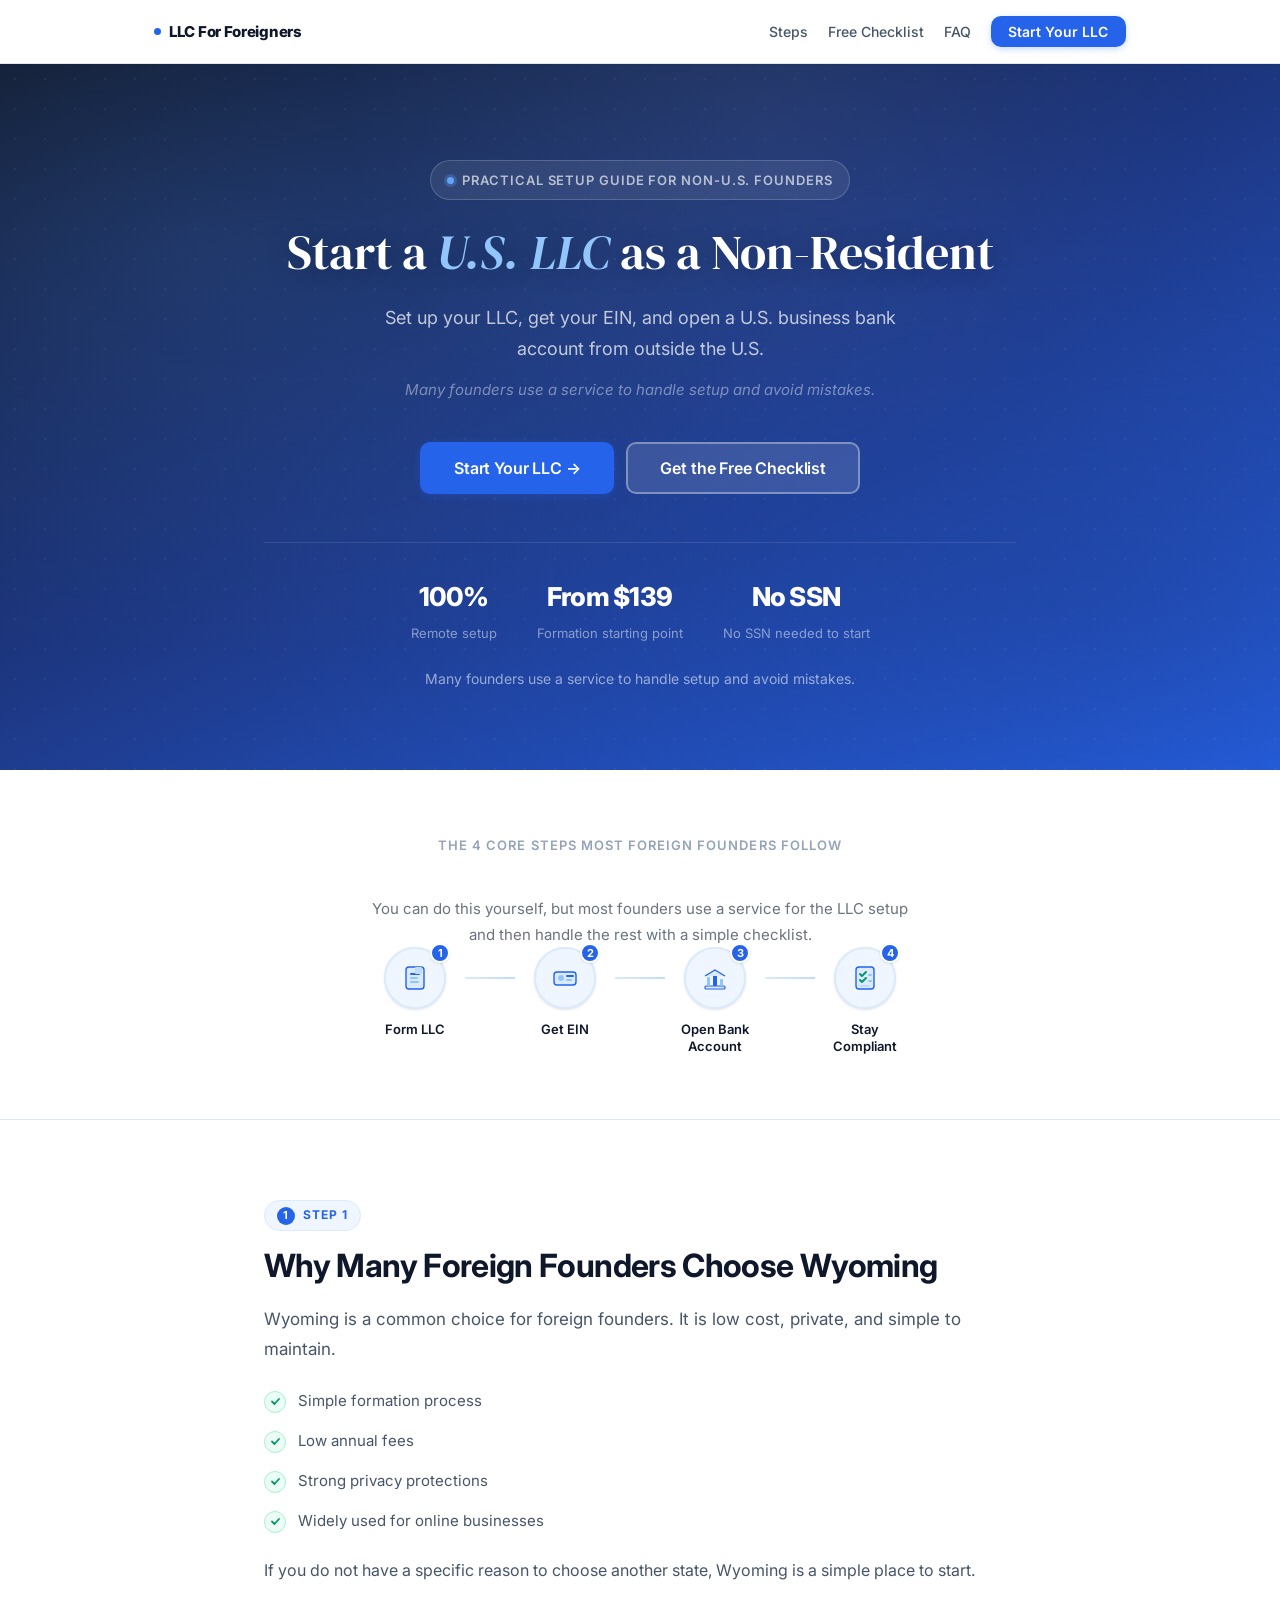
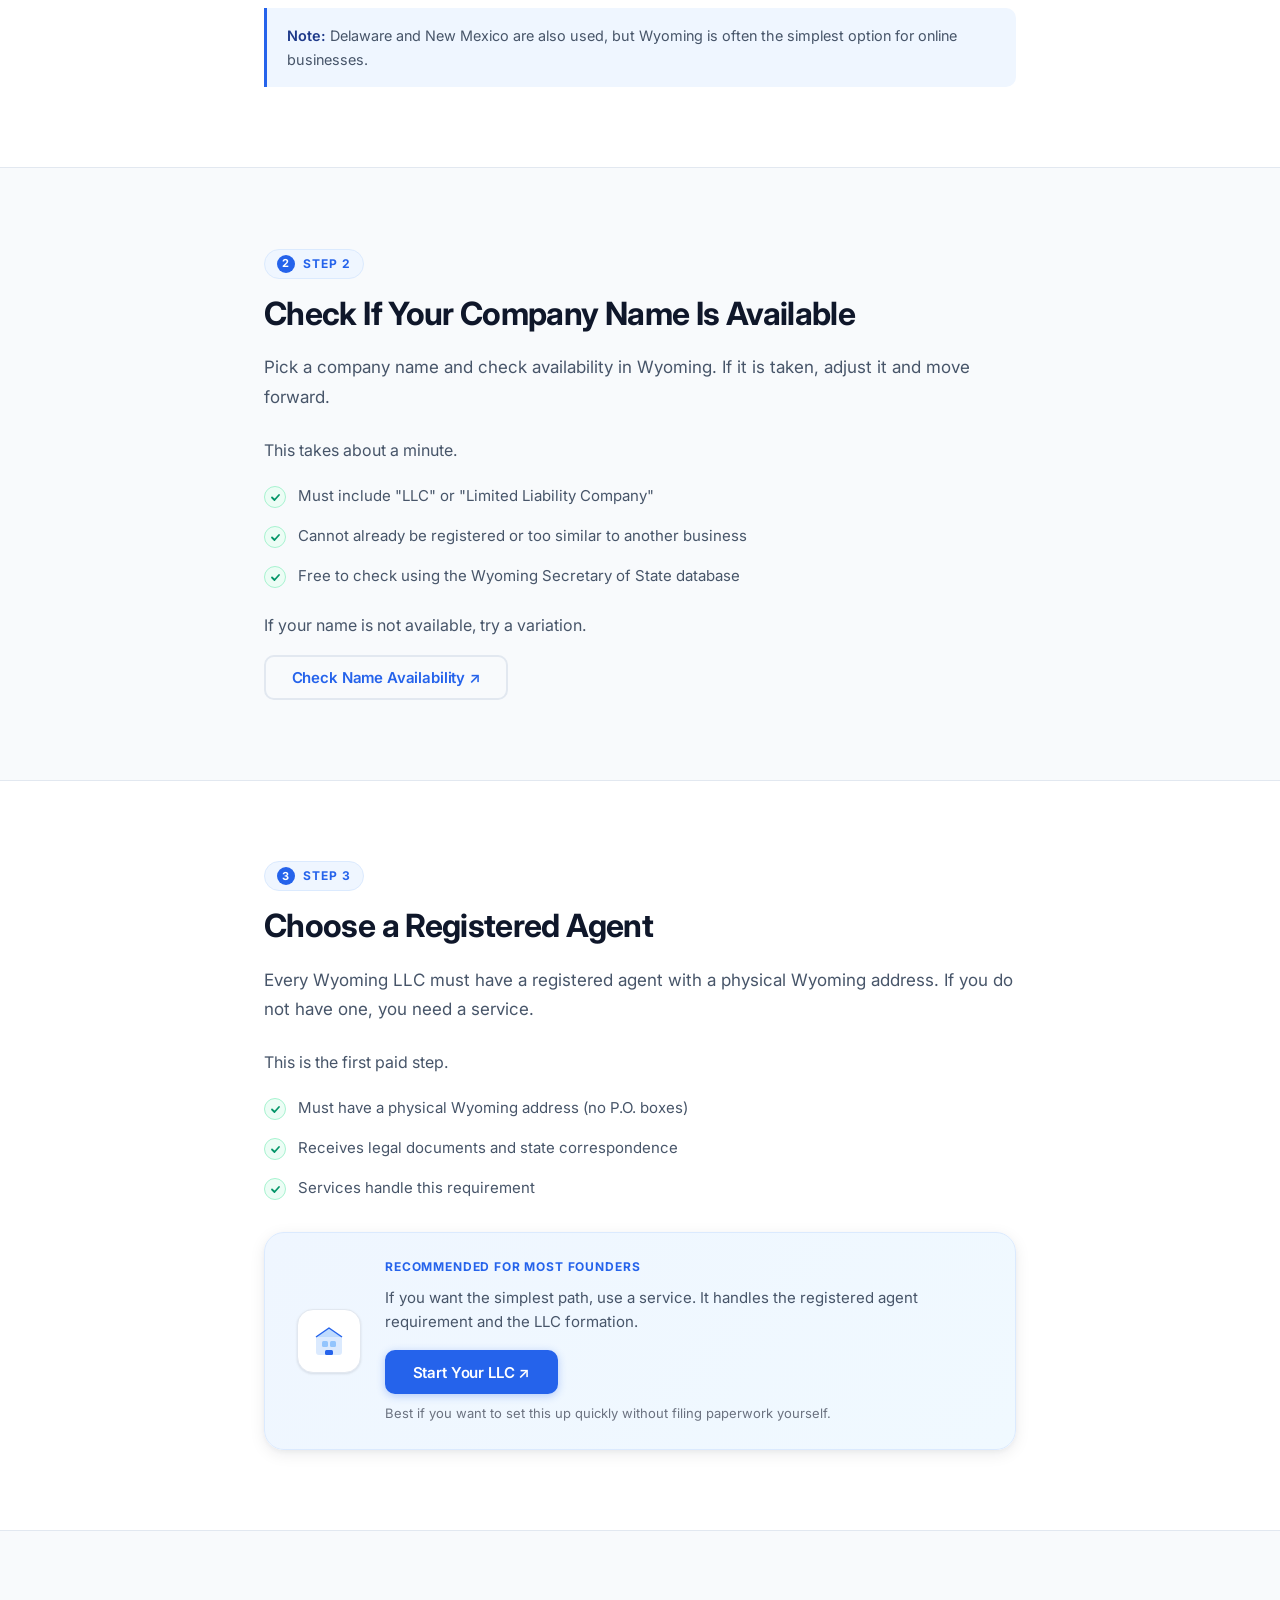
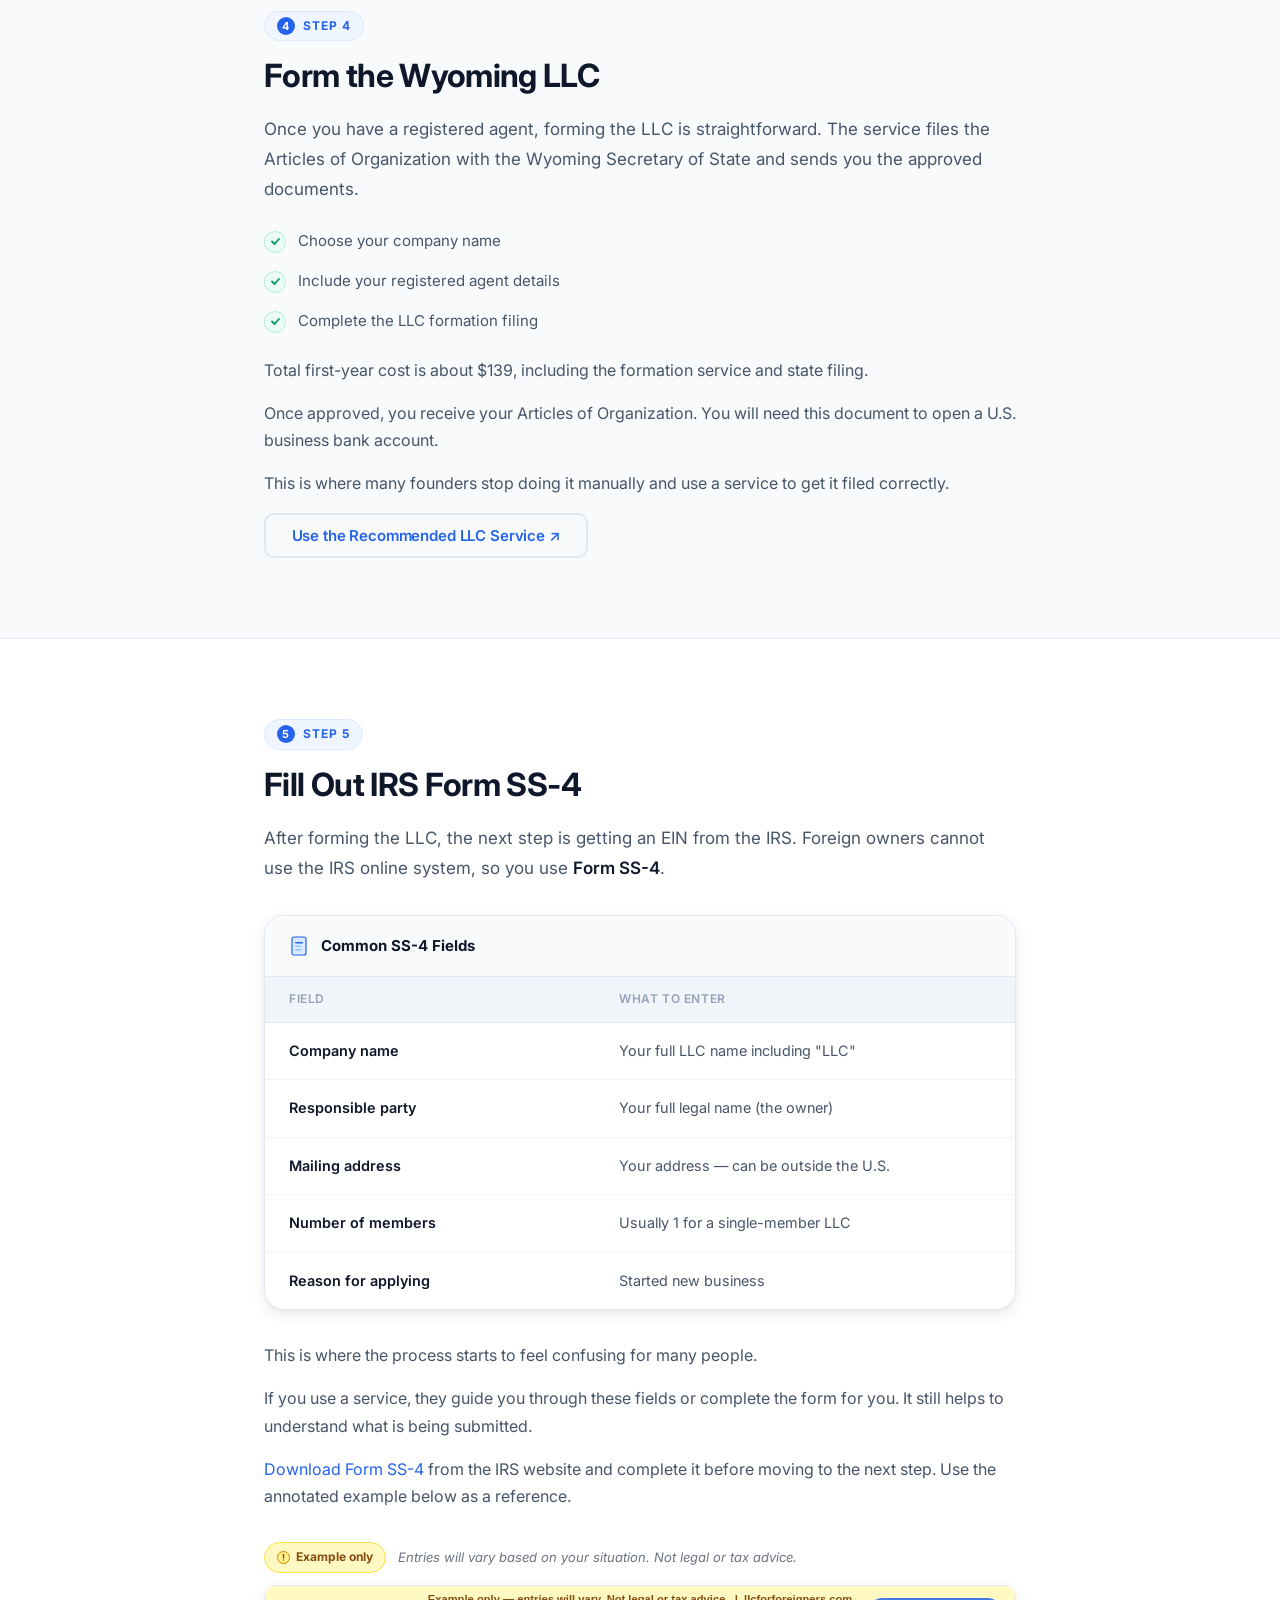
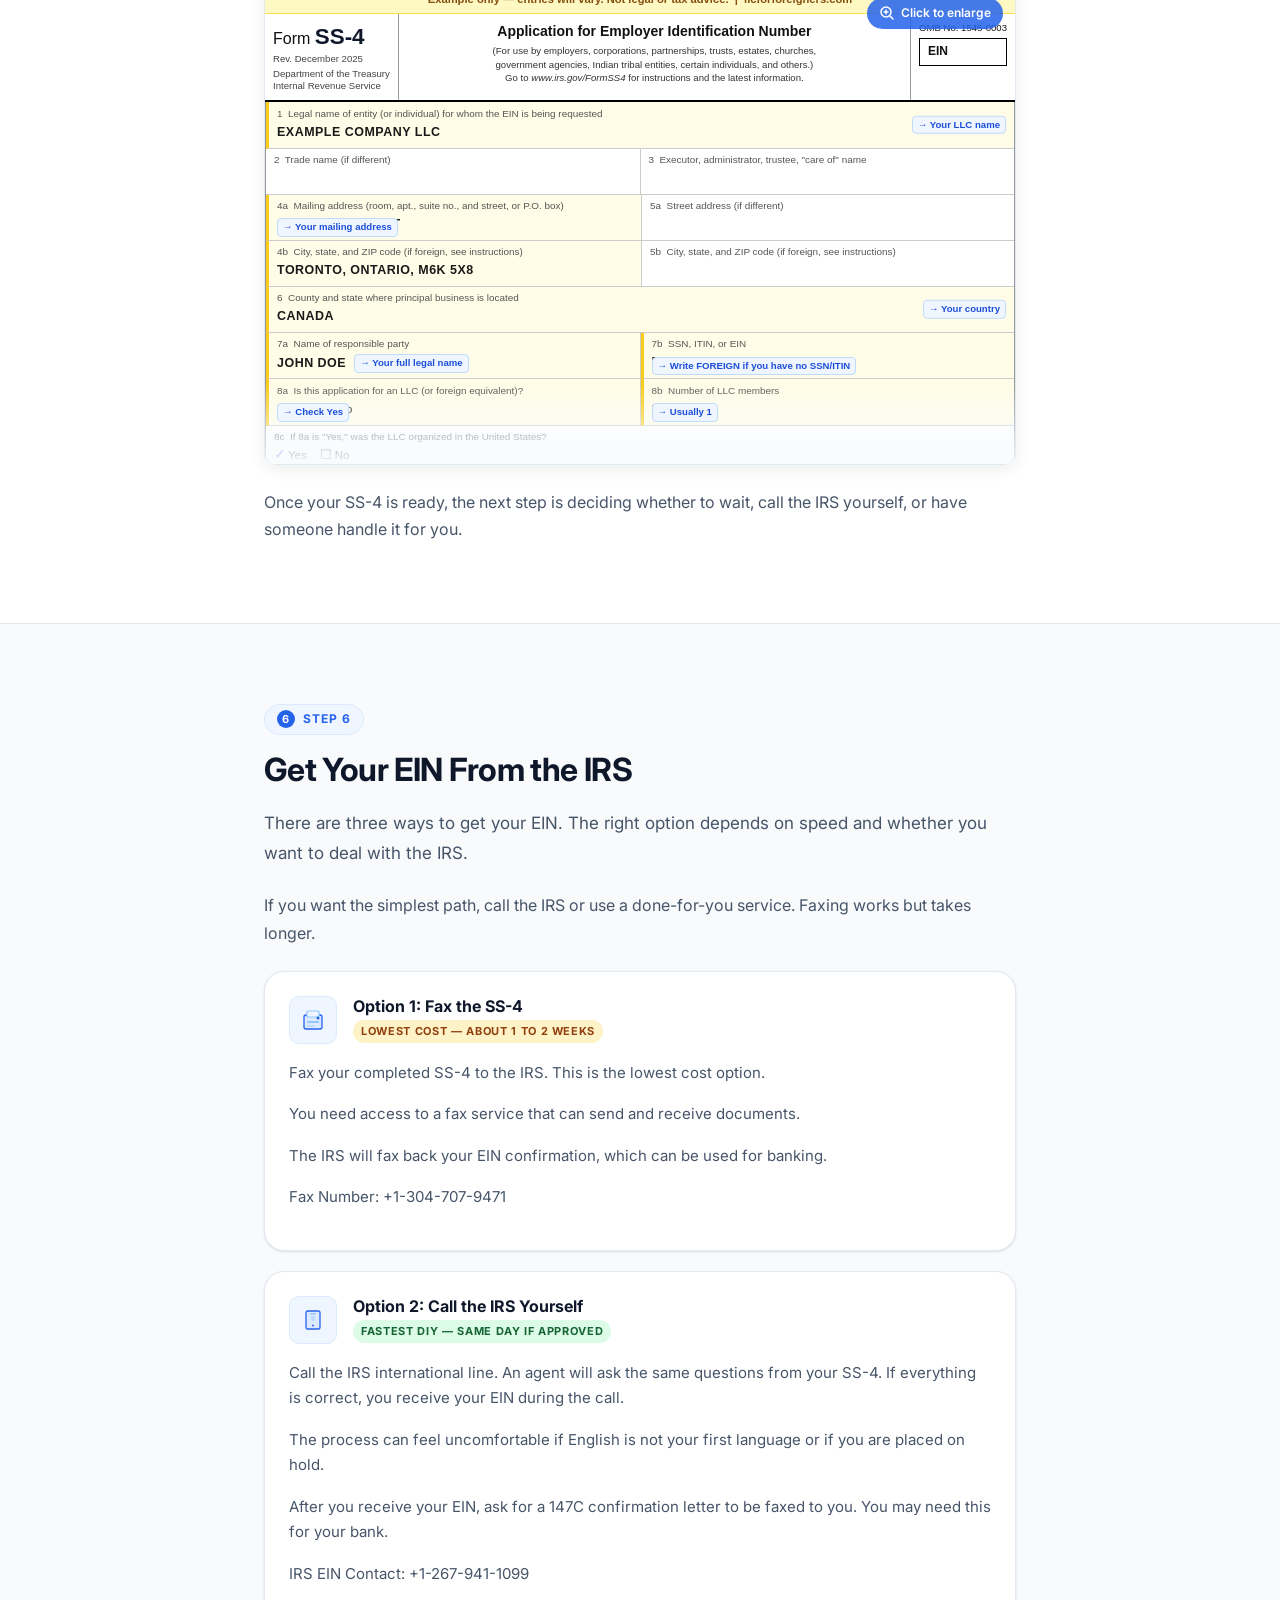
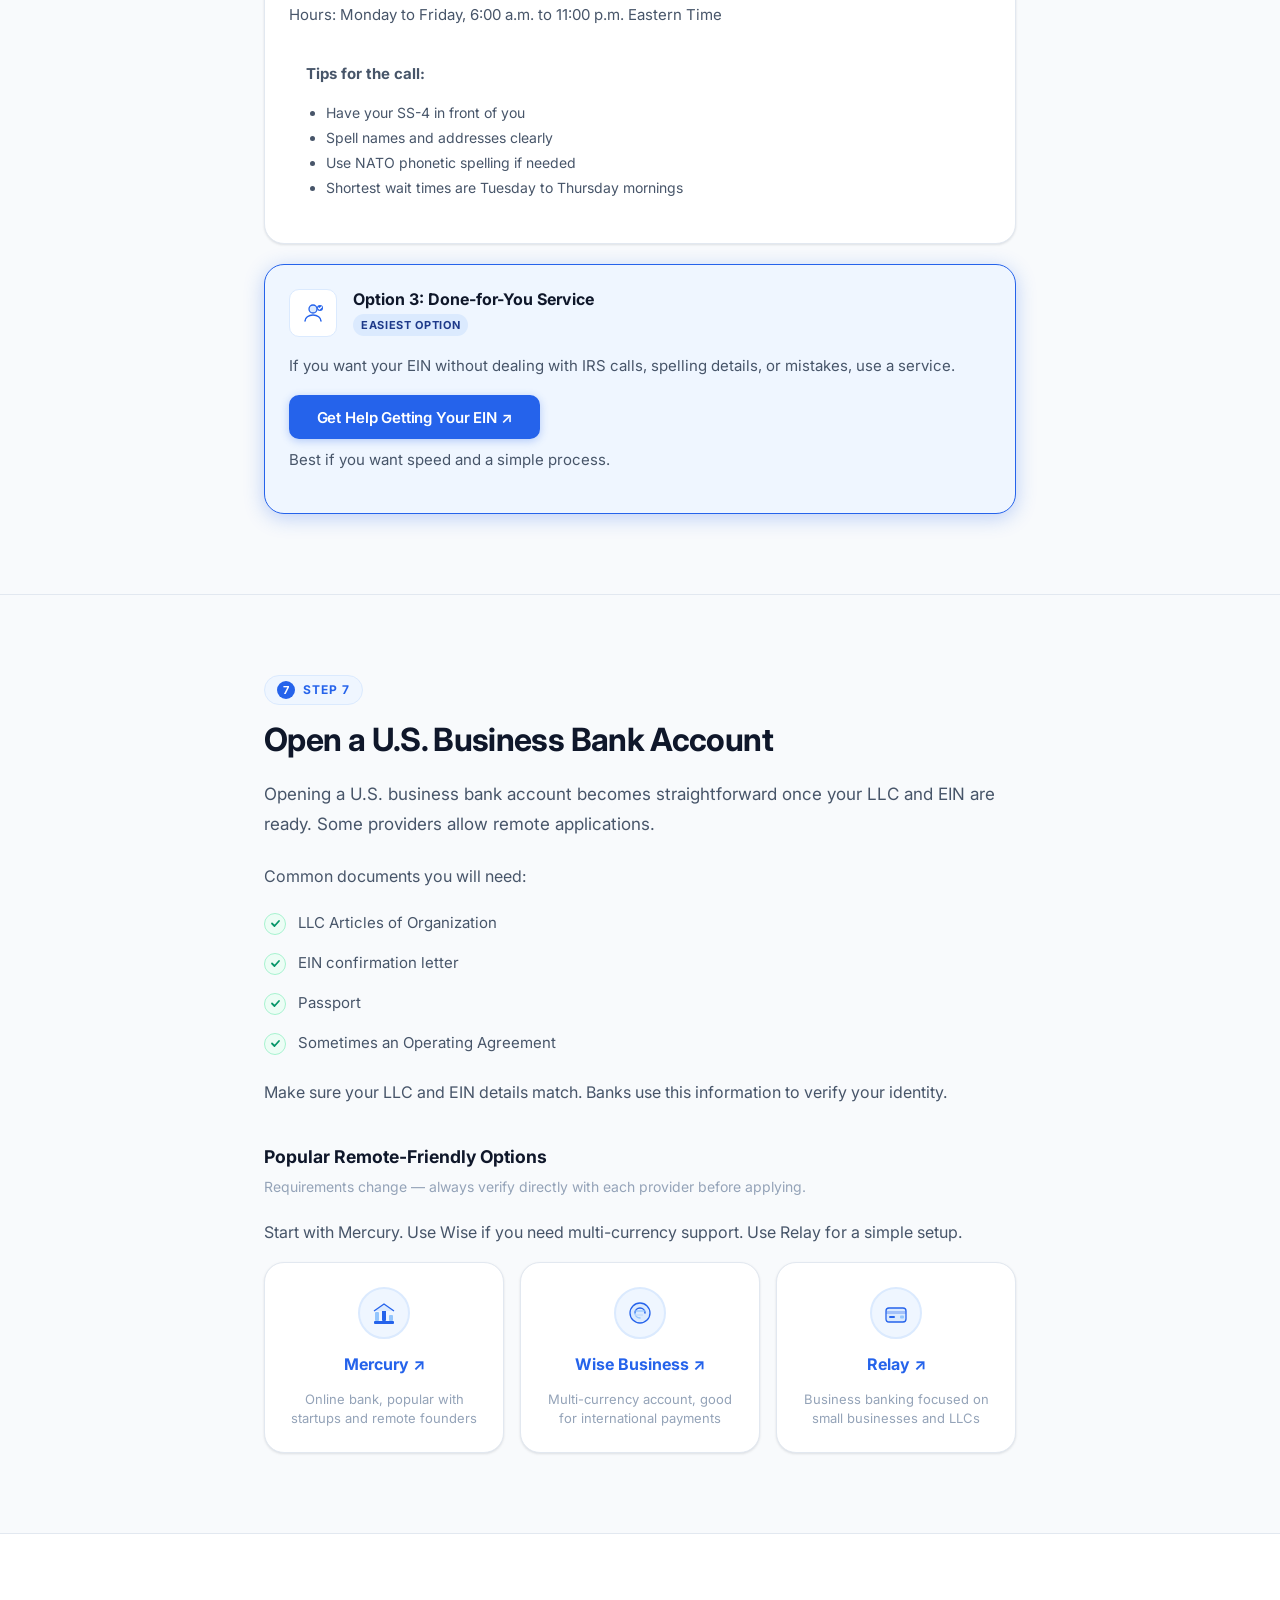
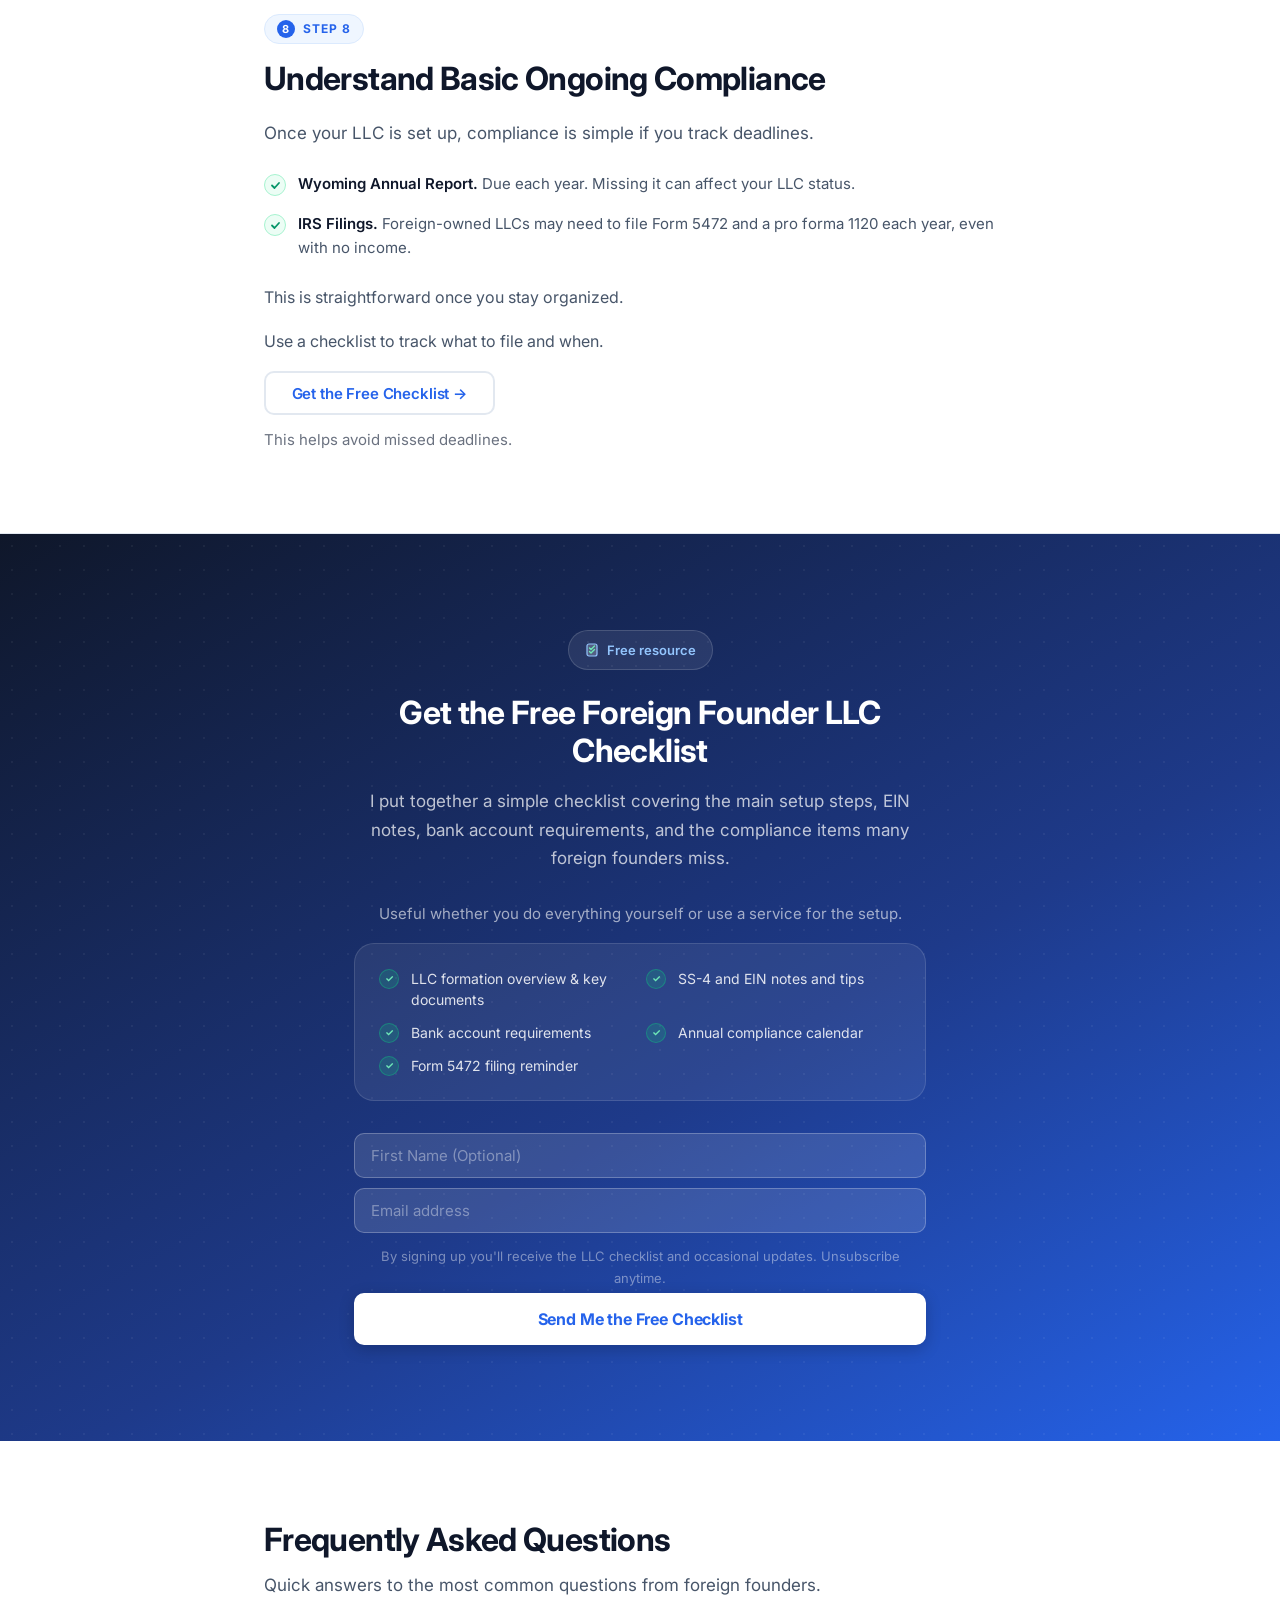
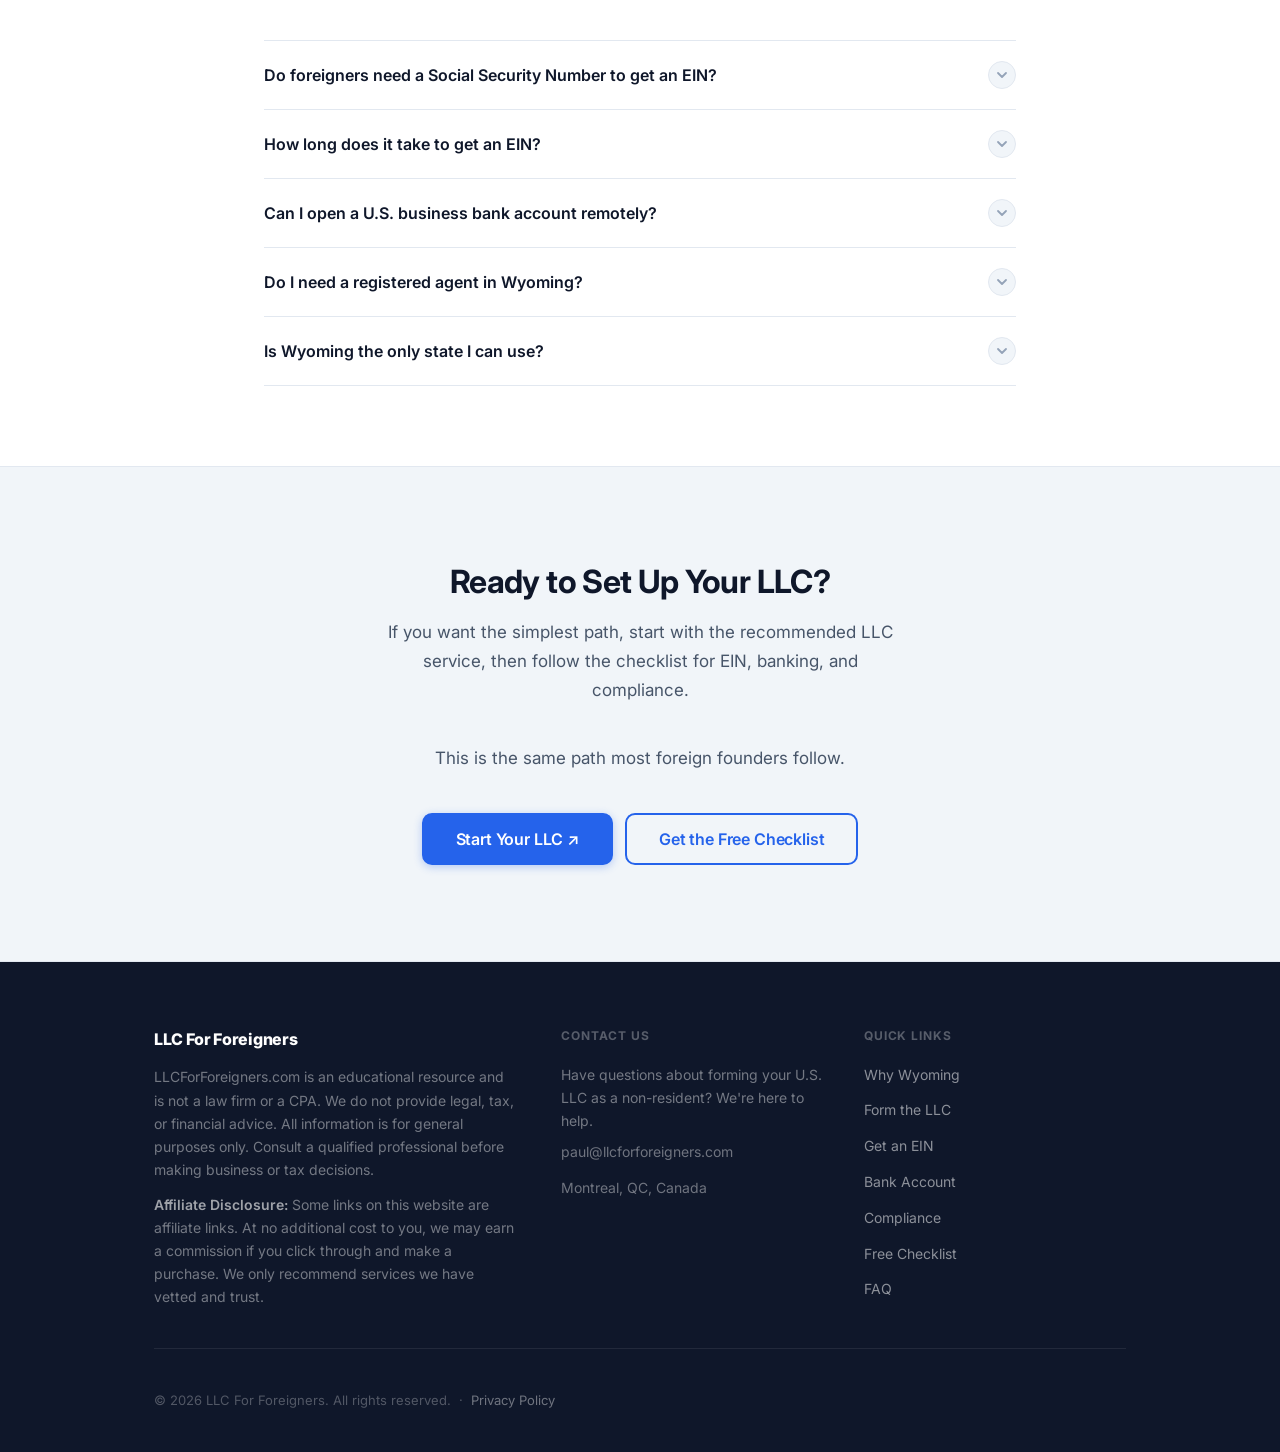
<file: index.html>
<!DOCTYPE html>
<html lang="en">
<head>
  <meta charset="UTF-8" />
  <meta name="viewport" content="width=device-width, initial-scale=1.0" />
  <meta name="author" content="paul@llcforforeigners.com" />
  <meta name="contact" content="paul@llcforforeigners.com" />
  <meta name="description" content="Learn how to start a U.S. LLC as a non-resident, get an EIN, open a business bank account, and choose the best services to simplify setup." />
  <title>LLC For Foreigners — Start a U.S. LLC as a Non-Resident</title>
  <!-- Inter + DM Serif Display from Google Fonts -->
  <link rel="preconnect" href="https://fonts.googleapis.com">
  <link rel="preconnect" href="https://fonts.gstatic.com" crossorigin>
  <link href="https://fonts.googleapis.com/css2?family=DM+Serif+Display:ital@0;1&family=Inter:wght@400;500;600;700;800&display=swap" rel="stylesheet">
  <link rel="stylesheet" href="styles.css" />
  <link href="https://fonts.googleapis.com/css2?family=Caveat:wght@500;600&display=swap" rel="stylesheet">
  <style>
    /* ===== SS-4 EXAMPLE ===== */
    .ss4-example-wrap { margin-top: 2rem; }
    .ss4-example-header { display:flex; align-items:center; gap:0.75rem; margin-bottom:0.75rem; flex-wrap:wrap; }
    .ss4-example-badge { display:inline-flex; align-items:center; gap:0.35rem; background:#FEF9C3; border:1px solid #FDE047; border-radius:999px; padding:0.25rem 0.75rem; font-size:0.75rem; font-weight:700; color:#854D0E; }
    .ss4-example-disclaimer { font-size:0.8125rem; color:#6B7280; font-style:italic; }

    .ss4-example-img-wrap { position:relative; cursor:zoom-in; border:1px solid #E2E8F0; border-radius:12px; overflow:hidden; box-shadow:0 4px 16px rgba(15,23,42,0.08); max-height:480px; transition:box-shadow 0.2s ease; }
    .ss4-example-img-wrap:hover { box-shadow:0 8px 28px rgba(37,99,235,0.15); }
    .ss4-example-img-wrap::after { content:''; position:absolute; bottom:0; left:0; right:0; height:80px; background:linear-gradient(to bottom,transparent,rgba(248,250,252,0.95)); pointer-events:none; }

    .ss4-enlarge-hint { position:absolute; top:12px; right:12px; z-index:10; background:rgba(37,99,235,0.85); color:#fff; padding:0.35rem 0.75rem; border-radius:999px; font-size:0.75rem; font-weight:600; display:flex; align-items:center; gap:0.4rem; pointer-events:none; }

    .ss4-form-render { font-family:Arial,sans-serif; font-size:0.72rem; background:#fff; position:relative; line-height:1.3; color:#111; }
    .ss4-disclaimer-bar { background:#FEF9C3; border-bottom:1px solid #FDE047; padding:0.4rem 1rem; font-size:0.7rem; font-weight:600; color:#854D0E; text-align:center; }

    .ss4-form-header { display:flex; border-bottom:2px solid #000; }
    .ss4-form-header-left { padding:0.5rem; border-right:1px solid #999; min-width:90px; }
    .ss4-form-num { font-size:1rem; }
    .ss4-form-num strong { font-size:1.4rem; }
    .ss4-form-rev,.ss4-form-dept { font-size:0.6rem; color:#444; margin-top:2px; }
    .ss4-form-header-center { flex:1; padding:0.5rem; text-align:center; border-right:1px solid #999; }
    .ss4-form-title { font-weight:700; font-size:0.875rem; margin-bottom:4px; }
    .ss4-form-subtitle { font-size:0.6rem; color:#333; line-height:1.4; }
    .ss4-form-header-right { padding:0.5rem; min-width:80px; }
    .ss4-omb { font-size:0.6rem; margin-bottom:4px; }
    .ss4-ein-box { border:1px solid #000; padding:0.3rem 0.5rem; font-weight:700; font-size:0.75rem; min-height:28px; }

    .ss4-fields { border:1px solid #999; border-top:none; }
    .ss4-field { border-bottom:1px solid #ccc; padding:0.35rem 0.5rem; position:relative; background:#fff; }
    .ss4-field--highlight { background:#FFFDE7; border-left:3px solid #FACC15; }
    .ss4-field--full { display:block; }
    .ss4-field-row { display:flex; }
    .ss4-field-row .ss4-field { border-right:1px solid #ccc; flex:1; }
    .ss4-field-row .ss4-field:last-child { border-right:none; }
    .ss4-field--half { flex:1; }
    .ss4-field--two-thirds { flex:2; }
    .ss4-field--third { flex:1; }

    .ss4-field-label { font-size:0.62rem; color:#555; margin-bottom:3px; }
    .ss4-field-value { min-height:18px; font-size:0.72rem; }
    .ss4-handprint { font-weight:700; color:#1a1a1a; letter-spacing:0.04em; font-size:0.78rem; }
    .ss4-handwriting { font-family:'Caveat',cursive; font-size:1.05rem; font-weight:600; color:#1a1a1a; }
    .ss4-checkbox { font-size:0.8rem; }
    .ss4-checkbox--checked { color:#1D4ED8; font-weight:700; }

    .ss4-arrow-label { position:absolute; font-size:0.6rem; font-weight:700; color:#1D4ED8; background:#EFF6FF; border:1px solid #BFDBFE; border-radius:4px; padding:2px 5px; white-space:nowrap; z-index:5; }
    .ss4-arrow-label::before { content:'→ '; }
    .ss4-arrow-label--right { right:0.5rem; top:50%; transform:translateY(-50%); }
    .ss4-arrow-label--below { bottom:3px; left:0.5rem; }

    .ss4-field--signature { padding-bottom:1rem; }
    .ss4-sig-row { display:flex; gap:1.5rem; flex-wrap:wrap; margin-top:4px; }
    .ss4-sig-block { flex:1; min-width:120px; }

    .ss4-watermark { position:absolute; bottom:8px; right:10px; font-size:0.65rem; font-weight:700; color:rgba(37,99,235,0.3); letter-spacing:0.05em; pointer-events:none; z-index:10; }
    .ss4-example-caption { font-size:0.8125rem; color:#6B7280; margin-top:0.75rem; text-align:center; }

    /* ===== LIGHTBOX ===== */
    .ss4-lightbox { position:fixed; inset:0; z-index:1000; display:flex; align-items:center; justify-content:center; }
    .ss4-lightbox[hidden] { display:none; }
    .ss4-lightbox-backdrop { position:absolute; inset:0; background:rgba(15,23,42,0.78); backdrop-filter:blur(4px); cursor:zoom-out; }
    .ss4-lightbox-inner { position:relative; z-index:1; width:92vw; max-width:860px; max-height:90vh; overflow-y:auto; border-radius:12px; box-shadow:0 24px 64px rgba(0,0,0,0.4); background:#fff; }
    .ss4-lightbox-close { position:sticky; top:8px; float:right; z-index:10; background:#1F2937; color:#fff; border:none; width:32px; height:32px; border-radius:50%; font-size:0.875rem; cursor:pointer; margin:0.5rem; display:flex; align-items:center; justify-content:center; }
    .ss4-lightbox-close:hover { background:#2563EB; }
    .ss4-lightbox-content { padding:0 1rem 1.5rem; }
    .ss4-lightbox-content .ss4-example-img-wrap { max-height:none; overflow-y:visible; cursor:default; }
    .ss4-lightbox-content .ss4-example-img-wrap::after { display:none; }
    .ss4-lightbox-content .ss4-enlarge-hint { display:none; }

    /* ===== NEW CONVERSION ELEMENTS ===== */
    .hero-trust-line { font-size: 0.875rem; color: rgba(255,255,255,0.55); margin-top: 1.25rem; text-align: center; }
    .roadmap-sub { font-size: 0.9375rem; color: #6B7280; text-align: center; margin-top: 0.5rem; margin-bottom: 0; max-width: 560px; margin-left: auto; margin-right: auto; }
    .affiliate-sub-note { font-size: 0.8125rem; color: #6B7280; margin-top: 0.5rem; margin-bottom: 0; }
    .checklist-reassurance { font-size: 0.9375rem; color: rgba(255,255,255,0.6); margin-top: -0.25rem; margin-bottom: 1rem; }
  </style>
</head>
<body>

<!-- ============================================================
     NAVIGATION
============================================================ -->
<nav class="site-nav" id="site-nav" aria-label="Main navigation">
  <div class="nav-inner">
    <a href="#hero" class="nav-brand">
      <span class="nav-dot"></span>
      LLC For Foreigners
    </a>
    <button class="nav-toggle" id="nav-toggle" aria-label="Toggle navigation" aria-expanded="false">
      <svg width="20" height="20" viewBox="0 0 20 20" fill="none" aria-hidden="true">
        <rect y="3"  width="20" height="2" rx="1" fill="currentColor"/>
        <rect y="9"  width="20" height="2" rx="1" fill="currentColor"/>
        <rect y="15" width="20" height="2" rx="1" fill="currentColor"/>
      </svg>
    </button>
    <ul class="nav-links" id="nav-links">
      <li><a href="#steps">Steps</a></li>
      <li><a href="#checklist">Free Checklist</a></li>
      <li><a href="#faq">FAQ</a></li>
      <li><a href="#registered-agent" class="nav-cta">Start Your LLC</a></li>
    </ul>
  </div>
</nav>

<main>

<!-- ============================================================
     HERO
============================================================ -->
<section class="hero" id="hero" aria-labelledby="hero-heading">
  <div class="hero-inner">

    <div class="hero-eyebrow">
      <span class="eyebrow-pulse" aria-hidden="true"></span>
      Practical setup guide for non-U.S. founders
    </div>

    <h1 id="hero-heading">
      Start a <em>U.S. LLC</em> as a Non-Resident
    </h1>

    <p class="hero-sub">
      Set up your LLC, get your EIN, and open a U.S. business bank account from outside the U.S.
    </p>
    <p class="hero-tagline">Many founders use a service to handle setup and avoid mistakes.</p>

    <div class="hero-actions">
      <a href="#registered-agent" class="btn btn-primary btn-lg">Start Your LLC →</a>
      <a href="#checklist" class="btn btn-ghost btn-lg">Get the Free Checklist</a>
    </div>

    <!-- Trust stats -->
    <div class="hero-stats">
      <div class="hero-stat">
        <span class="hero-stat-num">100%</span>
        <span class="hero-stat-label">Remote setup</span>
      </div>
      <div class="hero-stat">
        <span class="hero-stat-num">From $139</span>
        <span class="hero-stat-label">Formation starting point</span>
      </div>
      <div class="hero-stat">
        <span class="hero-stat-num">No SSN</span>
        <span class="hero-stat-label">No SSN needed to start</span>
      </div>
    </div>
    <p class="hero-trust-line">Many founders use a service to handle setup and avoid mistakes.</p>

  </div>
</section>

<!-- ============================================================
     ROADMAP
============================================================ -->
<section class="roadmap" id="steps" aria-labelledby="roadmap-heading">
  <div class="container--wide">
    <p class="roadmap-label" id="roadmap-heading">The 4 core steps most foreign founders follow</p>
    <p class="roadmap-sub">You can do this yourself, but most founders use a service for the LLC setup and then handle the rest with a simple checklist.</p>
    <div class="roadmap-track">

      <div class="roadmap-step">
        <a href="#registered-agent" style="text-decoration:none;color:inherit;display:contents;">
        <div class="roadmap-bubble">
          <span class="roadmap-num" aria-hidden="true">1</span>
          <!-- Document icon -->
          <svg width="26" height="26" viewBox="0 0 26 26" fill="none" aria-hidden="true">
            <rect x="4" y="2" width="18" height="22" rx="3" fill="#DBEAFE" stroke="#2563EB" stroke-width="1.4"/>
            <rect x="8" y="8"  width="10" height="2" rx="1" fill="#2563EB"/>
            <rect x="8" y="12" width="8"  height="2" rx="1" fill="#93C5FD"/>
            <rect x="8" y="16" width="9"  height="2" rx="1" fill="#93C5FD"/>
            <rect x="13" y="2" width="7"  height="7" rx="1" fill="#BFDBFE"/>
          </svg>
        </div>
        <span class="roadmap-step-name">Form LLC</span>
        </a>
      </div>

      <div class="roadmap-line" aria-hidden="true"></div>

      <div class="roadmap-step">
        <a href="#get-ein" style="text-decoration:none;color:inherit;display:contents;">
        <div class="roadmap-bubble">
          <span class="roadmap-num" aria-hidden="true">2</span>
          <!-- ID / EIN card icon -->
          <svg width="26" height="26" viewBox="0 0 26 26" fill="none" aria-hidden="true">
            <rect x="2" y="7" width="22" height="13" rx="3" fill="#DBEAFE" stroke="#2563EB" stroke-width="1.4"/>
            <circle cx="9"  cy="13" r="3"  fill="#93C5FD"/>
            <rect x="14" y="10" width="8" height="2" rx="1" fill="#2563EB"/>
            <rect x="14" y="14" width="6" height="2" rx="1" fill="#93C5FD"/>
          </svg>
        </div>
        <span class="roadmap-step-name">Get EIN</span>
        </a>
      </div>

      <div class="roadmap-line" aria-hidden="true"></div>

      <div class="roadmap-step">
        <a href="#bank-account" style="text-decoration:none;color:inherit;display:contents;">
        <div class="roadmap-bubble">
          <span class="roadmap-num" aria-hidden="true">3</span>
          <!-- Bank icon -->
          <svg width="26" height="26" viewBox="0 0 26 26" fill="none" aria-hidden="true">
            <rect x="3"  y="21" width="20" height="3" rx="1" fill="#DBEAFE" stroke="#2563EB" stroke-width="1.2"/>
            <rect x="5"  y="12" width="3"  height="9" rx="1" fill="#93C5FD"/>
            <rect x="11" y="10" width="4"  height="11" rx="1" fill="#2563EB"/>
            <rect x="18" y="14" width="3"  height="7" rx="1" fill="#93C5FD"/>
            <path d="M3 11L13 5L23 11" fill="#DBEAFE" stroke="#2563EB" stroke-width="1.4" stroke-linejoin="round"/>
          </svg>
        </div>
        <span class="roadmap-step-name">Open Bank Account</span>
        </a>
      </div>

      <div class="roadmap-line" aria-hidden="true"></div>

      <div class="roadmap-step">
        <a href="#compliance" style="text-decoration:none;color:inherit;display:contents;">
        <div class="roadmap-bubble">
          <span class="roadmap-num" aria-hidden="true">4</span>
          <!-- Checklist icon -->
          <svg width="26" height="26" viewBox="0 0 26 26" fill="none" aria-hidden="true">
            <rect x="4" y="2" width="18" height="22" rx="3" fill="#DBEAFE" stroke="#2563EB" stroke-width="1.4"/>
            <path d="M8 9L10 11L14 7"  stroke="#059669" stroke-width="2" stroke-linecap="round" stroke-linejoin="round"/>
            <rect x="16" y="9"  width="4" height="2" rx="1" fill="#93C5FD"/>
            <path d="M8 15L10 17L14 13" stroke="#059669" stroke-width="2" stroke-linecap="round" stroke-linejoin="round"/>
            <rect x="16" y="15" width="4" height="2" rx="1" fill="#93C5FD"/>
            <rect x="8"  y="20" width="10" height="2" rx="1" fill="#BFDBFE"/>
          </svg>
        </div>
        <span class="roadmap-step-name">Stay Compliant</span>
        </a>
      </div>

    </div>
  </div>
</section>

<!-- ============================================================
     STEP 1 — WHY WYOMING
============================================================ -->
<section class="guide-section" id="why-wyoming" aria-labelledby="step1-heading">
  <div class="container">
    <div class="step-pill">
      <span class="step-num-badge" aria-hidden="true">1</span>
      Step 1
    </div>
    <h2 id="step1-heading">Why Many Foreign Founders Choose Wyoming</h2>
    <p class="section-lead">
      Wyoming is a common choice for foreign founders. It is low cost, private, and simple to maintain.
    </p>
    <ul class="feature-list">
      <li>
        <span class="check-badge" aria-hidden="true">
          <svg width="11" height="11" viewBox="0 0 11 11" fill="none"><path d="M2 5.5L4.5 8L9 3" stroke="#059669" stroke-width="1.8" stroke-linecap="round" stroke-linejoin="round"/></svg>
        </span>
        <span class="text">Simple formation process</span>
      </li>
      <li>
        <span class="check-badge" aria-hidden="true">
          <svg width="11" height="11" viewBox="0 0 11 11" fill="none"><path d="M2 5.5L4.5 8L9 3" stroke="#059669" stroke-width="1.8" stroke-linecap="round" stroke-linejoin="round"/></svg>
        </span>
        <span class="text">Low annual fees</span>
      </li>
      <li>
        <span class="check-badge" aria-hidden="true">
          <svg width="11" height="11" viewBox="0 0 11 11" fill="none"><path d="M2 5.5L4.5 8L9 3" stroke="#059669" stroke-width="1.8" stroke-linecap="round" stroke-linejoin="round"/></svg>
        </span>
        <span class="text">Strong privacy protections</span>
      </li>
      <li>
        <span class="check-badge" aria-hidden="true">
          <svg width="11" height="11" viewBox="0 0 11 11" fill="none"><path d="M2 5.5L4.5 8L9 3" stroke="#059669" stroke-width="1.8" stroke-linecap="round" stroke-linejoin="round"/></svg>
        </span>
        <span class="text">Widely used for online businesses</span>
      </li>
    </ul>
    <p>If you do not have a specific reason to choose another state, Wyoming is a simple place to start.</p>
    <div class="info-note">
      <strong>Note:</strong> Delaware and New Mexico are also used, but Wyoming is often the simplest option for online businesses.
    </div>
  </div>
</section>

<!-- ============================================================
     STEP 2 — NAME SEARCH
============================================================ -->
<section class="guide-section alt" id="name-search" aria-labelledby="step2-heading">
  <div class="container">
    <div class="step-pill">
      <span class="step-num-badge" aria-hidden="true">2</span>
      Step 2
    </div>
    <h2 id="step2-heading">Check If Your Company Name Is Available</h2>
    <p class="section-lead">
      Pick a company name and check availability in Wyoming. If it is taken, adjust it and move forward.
    </p>
    <p>This takes about a minute.</p>
    <ul class="feature-list">
      <li>
        <span class="check-badge" aria-hidden="true">
          <svg width="11" height="11" viewBox="0 0 11 11" fill="none"><path d="M2 5.5L4.5 8L9 3" stroke="#059669" stroke-width="1.8" stroke-linecap="round" stroke-linejoin="round"/></svg>
        </span>
        <span class="text">Must include "LLC" or "Limited Liability Company"</span>
      </li>
      <li>
        <span class="check-badge" aria-hidden="true">
          <svg width="11" height="11" viewBox="0 0 11 11" fill="none"><path d="M2 5.5L4.5 8L9 3" stroke="#059669" stroke-width="1.8" stroke-linecap="round" stroke-linejoin="round"/></svg>
        </span>
        <span class="text">Cannot already be registered or too similar to another business</span>
      </li>
      <li>
        <span class="check-badge" aria-hidden="true">
          <svg width="11" height="11" viewBox="0 0 11 11" fill="none"><path d="M2 5.5L4.5 8L9 3" stroke="#059669" stroke-width="1.8" stroke-linecap="round" stroke-linejoin="round"/></svg>
        </span>
        <span class="text">Free to check using the Wyoming Secretary of State database</span>
      </li>
    </ul>
    <p>If your name is not available, try a variation.</p>
    <!-- REPLACE: update this URL to the actual Wyoming SOS name search tool -->
    <a href="https://wyobiz.wyo.gov/business/filingsearch.aspx" class="btn btn-outline" target="_blank" rel="noopener noreferrer">
      Check Name Availability ↗
    </a>
  </div>
</section>

<!-- ============================================================
     STEP 3 — REGISTERED AGENT
============================================================ -->
<section class="guide-section" id="registered-agent" aria-labelledby="step3-heading">
  <div class="container">
    <div class="step-pill">
      <span class="step-num-badge" aria-hidden="true">3</span>
      Step 3
    </div>
    <h2 id="step3-heading">Choose a Registered Agent</h2>
    <p class="section-lead">
      Every Wyoming LLC must have a registered agent with a physical Wyoming address. If you do not have one, you need a service.
    </p>
    <p>This is the first paid step.</p>
    <ul class="feature-list">
      <li>
        <span class="check-badge" aria-hidden="true">
          <svg width="11" height="11" viewBox="0 0 11 11" fill="none"><path d="M2 5.5L4.5 8L9 3" stroke="#059669" stroke-width="1.8" stroke-linecap="round" stroke-linejoin="round"/></svg>
        </span>
        <span class="text">Must have a physical Wyoming address (no P.O. boxes)</span>
      </li>
      <li>
        <span class="check-badge" aria-hidden="true">
          <svg width="11" height="11" viewBox="0 0 11 11" fill="none"><path d="M2 5.5L4.5 8L9 3" stroke="#059669" stroke-width="1.8" stroke-linecap="round" stroke-linejoin="round"/></svg>
        </span>
        <span class="text">Receives legal documents and state correspondence</span>
      </li>
      <li>
        <span class="check-badge" aria-hidden="true">
          <svg width="11" height="11" viewBox="0 0 11 11" fill="none"><path d="M2 5.5L4.5 8L9 3" stroke="#059669" stroke-width="1.8" stroke-linecap="round" stroke-linejoin="round"/></svg>
        </span>
        <span class="text">Services handle this requirement</span>
      </li>
    </ul>

    <!-- AFFILIATE LINK PLACEHOLDER: registered agent -->
    <!-- REPLACE: Update href to your actual affiliate link -->
    <div class="affiliate-card">
      <div class="affiliate-icon-wrap" aria-hidden="true">
        <svg width="34" height="34" viewBox="0 0 34 34" fill="none">
          <rect x="4" y="11" width="26" height="20" rx="3" fill="#DBEAFE"/>
          <rect x="10" y="17" width="6"  height="6" rx="1.5" fill="#93C5FD"/>
          <rect x="18" y="17" width="6"  height="6" rx="1.5" fill="#93C5FD"/>
          <rect x="13" y="26" width="8"  height="5" rx="1.5" fill="#2563EB"/>
          <path d="M4 13L17 4L30 13" fill="#BFDBFE" stroke="#2563EB" stroke-width="1.5" stroke-linejoin="round"/>
        </svg>
      </div>
      <div class="affiliate-content">
        <p class="affiliate-label">Recommended for most founders</p>
        <p class="affiliate-text">
          If you want the simplest path, use a service. It handles the registered agent requirement and the LLC formation.
        </p>
        <a href="https://llcforforeigners.com/start" class="btn btn-primary" target="_blank" rel="noopener noreferrer">
          Start Your LLC ↗
        </a>
        <p class="affiliate-sub-note">Best if you want to set this up quickly without filing paperwork yourself.</p>
      </div>
    </div>

  </div>
</section>

<!-- ============================================================
     STEP 4 — FORM THE LLC
============================================================ -->
<section class="guide-section alt" id="form-llc" aria-labelledby="step4-heading">
  <div class="container">
    <div class="step-pill">
      <span class="step-num-badge" aria-hidden="true">4</span>
      Step 4
    </div>
    <h2 id="step4-heading">Form the Wyoming LLC</h2>
    <p class="section-lead">
      Once you have a registered agent, forming the LLC is straightforward. The service files the Articles of Organization with the Wyoming Secretary of State and sends you the approved documents.
    </p>
    <ul class="feature-list">
      <li>
        <span class="check-badge" aria-hidden="true">
          <svg width="11" height="11" viewBox="0 0 11 11" fill="none"><path d="M2 5.5L4.5 8L9 3" stroke="#059669" stroke-width="1.8" stroke-linecap="round" stroke-linejoin="round"/></svg>
        </span>
        <span class="text">Choose your company name</span>
      </li>
      <li>
        <span class="check-badge" aria-hidden="true">
          <svg width="11" height="11" viewBox="0 0 11 11" fill="none"><path d="M2 5.5L4.5 8L9 3" stroke="#059669" stroke-width="1.8" stroke-linecap="round" stroke-linejoin="round"/></svg>
        </span>
        <span class="text">Include your registered agent details</span>
      </li>
      <li>
        <span class="check-badge" aria-hidden="true">
          <svg width="11" height="11" viewBox="0 0 11 11" fill="none"><path d="M2 5.5L4.5 8L9 3" stroke="#059669" stroke-width="1.8" stroke-linecap="round" stroke-linejoin="round"/></svg>
        </span>
        <span class="text">Complete the LLC formation filing</span>
      </li>
    </ul>
    <p>Total first-year cost is about $139, including the formation service and state filing.</p>
    <p>Once approved, you receive your Articles of Organization. You will need this document to open a U.S. business bank account.</p>
    <p>This is where many founders stop doing it manually and use a service to get it filed correctly.</p>
    <a href="https://llcforforeigners.com/start" class="btn btn-outline" target="_blank" rel="noopener noreferrer">
      Use the Recommended LLC Service ↗
    </a>
  </div>
</section>

<!-- ============================================================
     STEP 5 — FORM SS-4
============================================================ -->
<section class="guide-section" id="form-ss4" aria-labelledby="step5-heading">
  <div class="container">
    <div class="step-pill">
      <span class="step-num-badge" aria-hidden="true">5</span>
      Step 5
    </div>
    <h2 id="step5-heading">Fill Out IRS Form SS-4</h2>
    <p class="section-lead">
      After forming the LLC, the next step is getting an EIN from the IRS. Foreign owners cannot use the IRS online system, so you use <strong>Form SS-4</strong>.
    </p>

    <div class="info-card">
      <div class="info-card-head">
        <svg width="20" height="20" viewBox="0 0 20 20" fill="none" aria-hidden="true">
          <rect x="3" y="1" width="14" height="18" rx="2" fill="#DBEAFE" stroke="#2563EB" stroke-width="1.2"/>
          <rect x="6" y="6"  width="8"  height="1.5" rx="0.75" fill="#2563EB"/>
          <rect x="6" y="9.5" width="6"  height="1.5" rx="0.75" fill="#93C5FD"/>
          <rect x="6" y="13" width="7"  height="1.5" rx="0.75" fill="#93C5FD"/>
        </svg>
        <h3>Common SS-4 Fields</h3>
      </div>
      <table class="ss4-table" aria-label="Common SS-4 form fields">
        <thead>
          <tr>
            <th scope="col">Field</th>
            <th scope="col">What to enter</th>
          </tr>
        </thead>
        <tbody>
          <tr><td>Company name</td><td>Your full LLC name including "LLC"</td></tr>
          <tr><td>Responsible party</td><td>Your full legal name (the owner)</td></tr>
          <tr><td>Mailing address</td><td>Your address — can be outside the U.S.</td></tr>
          <tr><td>Number of members</td><td>Usually 1 for a single-member LLC</td></tr>
          <tr><td>Reason for applying</td><td>Started new business</td></tr>
        </tbody>
      </table>
    </div>

    <p>
      This is where the process starts to feel confusing for many people.
    </p>
    <p>
      If you use a service, they guide you through these fields or complete the form for you. It still helps to understand what is being submitted.
    </p>
    <p>
      <a href="https://www.irs.gov/pub/irs-pdf/fss4.pdf" target="_blank" rel="noopener noreferrer">Download Form SS-4</a>
      from the IRS website and complete it before moving to the next step. Use the annotated example below as a reference.
    </p>

    <!-- =============================================
         SS-4 ANNOTATED EXAMPLE
         Inline SVG — no external image needed.
         Click image opens lightbox for full-size view.
    ============================================= -->
    <div class="ss4-example-wrap">
      <div class="ss4-example-header">
        <span class="ss4-example-badge">
          <svg width="13" height="13" viewBox="0 0 13 13" fill="none" aria-hidden="true"><circle cx="6.5" cy="6.5" r="6" fill="#FEF08A" stroke="#CA8A04" stroke-width="1"/><path d="M6.5 3.5V7" stroke="#92400E" stroke-width="1.4" stroke-linecap="round"/><circle cx="6.5" cy="9" r="0.7" fill="#92400E"/></svg>
          Example only
        </span>
        <span class="ss4-example-disclaimer">Entries will vary based on your situation. Not legal or tax advice.</span>
      </div>

      <div class="ss4-example-img-wrap" id="ss4-example" role="button" tabindex="0" aria-label="Click to enlarge SS-4 example" title="Click to enlarge">
        <div class="ss4-enlarge-hint" aria-hidden="true">
          <svg width="16" height="16" viewBox="0 0 16 16" fill="none"><circle cx="7" cy="7" r="5" stroke="white" stroke-width="1.5"/><path d="M11 11L14 14" stroke="white" stroke-width="1.5" stroke-linecap="round"/><path d="M5 7H9M7 5V9" stroke="white" stroke-width="1.4" stroke-linecap="round"/></svg>
          Click to enlarge
        </div>

        <!-- THE ANNOTATED FORM — built with HTML/CSS, no image file required -->
        <div class="ss4-form-render">

          <!-- Disclaimer banner at top -->
          <div class="ss4-disclaimer-bar">
            Example only — entries will vary. Not legal or tax advice. &nbsp;|&nbsp; llcforforeigners.com
          </div>

          <!-- Form header -->
          <div class="ss4-form-header">
            <div class="ss4-form-header-left">
              <div class="ss4-form-num">Form <strong>SS-4</strong></div>
              <div class="ss4-form-rev">Rev. December 2025</div>
              <div class="ss4-form-dept">Department of the Treasury<br>Internal Revenue Service</div>
            </div>
            <div class="ss4-form-header-center">
              <div class="ss4-form-title">Application for Employer Identification Number</div>
              <div class="ss4-form-subtitle">(For use by employers, corporations, partnerships, trusts, estates, churches,<br>government agencies, Indian tribal entities, certain individuals, and others.)</div>
              <div class="ss4-form-subtitle">Go to <em>www.irs.gov/FormSS4</em> for instructions and the latest information.</div>
            </div>
            <div class="ss4-form-header-right">
              <div class="ss4-omb">OMB No. 1545-0003</div>
              <div class="ss4-ein-box"><span>EIN</span></div>
            </div>
          </div>

          <!-- Field rows -->
          <div class="ss4-fields">

            <!-- Line 1 — Company name — HIGHLIGHTED -->
            <div class="ss4-field ss4-field--highlight ss4-field--full">
              <div class="ss4-field-label">1 &nbsp;Legal name of entity (or individual) for whom the EIN is being requested</div>
              <div class="ss4-field-value ss4-handprint">EXAMPLE COMPANY LLC</div>
              <div class="ss4-arrow-label ss4-arrow-label--right">Your LLC name</div>
            </div>

            <!-- Line 2 & 3 -->
            <div class="ss4-field-row">
              <div class="ss4-field ss4-field--half">
                <div class="ss4-field-label">2 &nbsp;Trade name (if different)</div>
                <div class="ss4-field-value">&nbsp;</div>
              </div>
              <div class="ss4-field ss4-field--half">
                <div class="ss4-field-label">3 &nbsp;Executor, administrator, trustee, "care of" name</div>
                <div class="ss4-field-value">&nbsp;</div>
              </div>
            </div>

            <!-- Line 4a — Mailing address — HIGHLIGHTED -->
            <div class="ss4-field-row">
              <div class="ss4-field ss4-field--highlight ss4-field--half">
                <div class="ss4-field-label">4a &nbsp;Mailing address (room, apt., suite no., and street, or P.O. box)</div>
                <div class="ss4-field-value ss4-handprint">123 SMITH STREET</div>
                <div class="ss4-arrow-label ss4-arrow-label--below">Your mailing address</div>
              </div>
              <div class="ss4-field ss4-field--half">
                <div class="ss4-field-label">5a &nbsp;Street address (if different)</div>
                <div class="ss4-field-value">&nbsp;</div>
              </div>
            </div>

            <!-- Line 4b — City/State/ZIP — HIGHLIGHTED -->
            <div class="ss4-field-row">
              <div class="ss4-field ss4-field--highlight ss4-field--half">
                <div class="ss4-field-label">4b &nbsp;City, state, and ZIP code (if foreign, see instructions)</div>
                <div class="ss4-field-value ss4-handprint">TORONTO, ONTARIO, M6K 5X8</div>
              </div>
              <div class="ss4-field ss4-field--half">
                <div class="ss4-field-label">5b &nbsp;City, state, and ZIP code (if foreign, see instructions)</div>
                <div class="ss4-field-value">&nbsp;</div>
              </div>
            </div>

            <!-- Line 6 — Country — HIGHLIGHTED -->
            <div class="ss4-field ss4-field--highlight ss4-field--full">
              <div class="ss4-field-label">6 &nbsp;County and state where principal business is located</div>
              <div class="ss4-field-value ss4-handprint">CANADA</div>
              <div class="ss4-arrow-label ss4-arrow-label--right">Your country</div>
            </div>

            <!-- Line 7a & 7b — HIGHLIGHTED -->
            <div class="ss4-field-row">
              <div class="ss4-field ss4-field--highlight ss4-field--half">
                <div class="ss4-field-label">7a &nbsp;Name of responsible party</div>
                <div class="ss4-field-value" style="display:flex;align-items:center;gap:8px;">
                  <span class="ss4-handprint">JOHN DOE</span>
                  <span class="ss4-arrow-label" style="position:static;transform:none;">Your full legal name</span>
                </div>
              </div>
              <div class="ss4-field ss4-field--highlight ss4-field--half">
                <div class="ss4-field-label">7b &nbsp;SSN, ITIN, or EIN</div>
                <div class="ss4-field-value ss4-handprint">FOREIGN</div>
                <div class="ss4-arrow-label ss4-arrow-label--below">Write FOREIGN if you have no SSN/ITIN</div>
              </div>
            </div>

            <!-- Line 8a — LLC checkbox — HIGHLIGHTED -->
            <div class="ss4-field-row">
              <div class="ss4-field ss4-field--highlight ss4-field--two-thirds">
                <div class="ss4-field-label">8a &nbsp;Is this application for an LLC (or foreign equivalent)?</div>
                <div class="ss4-field-value">
                  <span class="ss4-checkbox ss4-checkbox--checked" aria-hidden="true">✓</span> Yes &nbsp;&nbsp;
                  <span class="ss4-checkbox" aria-hidden="true">☐</span> No
                </div>
                <div class="ss4-arrow-label ss4-arrow-label--below">Check Yes</div>
              </div>
              <div class="ss4-field ss4-field--highlight ss4-field--third">
                <div class="ss4-field-label">8b &nbsp;Number of LLC members</div>
                <div class="ss4-field-value ss4-handprint">1</div>
                <div class="ss4-arrow-label ss4-arrow-label--below">Usually 1</div>
              </div>
            </div>

            <!-- Line 8c -->
            <div class="ss4-field ss4-field--full">
              <div class="ss4-field-label">8c &nbsp;If 8a is "Yes," was the LLC organized in the United States?</div>
              <div class="ss4-field-value">
                <span class="ss4-checkbox ss4-checkbox--checked" aria-hidden="true">✓</span> Yes &nbsp;&nbsp;
                <span class="ss4-checkbox" aria-hidden="true">☐</span> No
              </div>
            </div>

            <!-- Line 9a — Entity type — HIGHLIGHTED -->
            <div class="ss4-field ss4-field--highlight ss4-field--full">
              <div class="ss4-field-label">9a &nbsp;Type of entity — Other (specify):</div>
              <div class="ss4-field-value ss4-handprint">Foreign-Owned U.S. Disregarded Entity</div>
              <div class="ss4-arrow-label ss4-arrow-label--right">Use this for a foreign-owned single-member LLC</div>
            </div>

            <!-- Line 10 — Reason — HIGHLIGHTED -->
            <div class="ss4-field ss4-field--highlight ss4-field--full">
              <div class="ss4-field-label">10 &nbsp;Reason for applying</div>
              <div class="ss4-field-value">
                <span class="ss4-checkbox ss4-checkbox--checked" aria-hidden="true">✓</span>
                <span class="ss4-handprint"> Started new business — ONLINE RETAIL OF CONSUMER GOODS</span>
              </div>
              <div class="ss4-arrow-label ss4-arrow-label--right">Describe your business type</div>
            </div>

            <!-- Line 11 & 12 — HIGHLIGHTED -->
            <div class="ss4-field-row">
              <div class="ss4-field ss4-field--highlight ss4-field--half">
                <div class="ss4-field-label">11 &nbsp;Date business started (month, day, year)</div>
                <div class="ss4-field-value ss4-handprint">MARCH 18, 2026</div>
                <div class="ss4-arrow-label ss4-arrow-label--below">Date your LLC was formed</div>
              </div>
              <div class="ss4-field ss4-field--highlight ss4-field--half">
                <div class="ss4-field-label">12 &nbsp;Closing month of accounting year</div>
                <div class="ss4-field-value ss4-handprint">DECEMBER</div>
                <div class="ss4-arrow-label ss4-arrow-label--below">December</div>
              </div>
            </div>

            <!-- Line 18 — HIGHLIGHTED -->
            <div class="ss4-field ss4-field--highlight ss4-field--full">
              <div class="ss4-field-label">18 &nbsp;Has the applicant entity previously received an EIN?</div>
              <div class="ss4-field-value">
                <span class="ss4-checkbox" aria-hidden="true">☐</span> Yes &nbsp;&nbsp;
                <span class="ss4-checkbox ss4-checkbox--checked" aria-hidden="true">✓</span> No
              </div>
              <div class="ss4-arrow-label ss4-arrow-label--right">Check No for a new LLC</div>
            </div>

            <!-- Signature — HIGHLIGHTED -->
            <div class="ss4-field ss4-field--highlight ss4-field--full ss4-field--signature">
              <div class="ss4-field-label">Signature &amp; Date</div>
              <div class="ss4-sig-row">
                <div class="ss4-sig-block">
                  <div class="ss4-field-label" style="font-size:0.7rem;">Name and title</div>
                  <div class="ss4-field-value ss4-handwriting">John Doe (Owner)</div>
                </div>
                <div class="ss4-sig-block">
                  <div class="ss4-field-label" style="font-size:0.7rem;">Date</div>
                  <div class="ss4-field-value ss4-handwriting">March 18, 2026</div>
                </div>
                <div class="ss4-sig-block ss4-sig-block--phone">
                  <div class="ss4-field-label" style="font-size:0.7rem;">Telephone number</div>
                  <div class="ss4-field-value ss4-handprint" style="font-size:0.8rem;">1-999-111-1111</div>
                  <div class="ss4-field-label" style="font-size:0.7rem;margin-top:4px;">Fax number (to receive EIN)</div>
                  <div class="ss4-field-value ss4-handprint" style="font-size:0.8rem;">+1-304-707-9471</div>
                </div>
              </div>
              <div class="ss4-arrow-label ss4-arrow-label--right">Sign and date the form</div>
            </div>

          </div><!-- end ss4-fields -->

          <!-- Watermark -->
          <div class="ss4-watermark" aria-hidden="true">llcforforeigners.com</div>

        </div><!-- end ss4-form-render -->
      </div><!-- end ss4-example-img-wrap -->

    </div><!-- end ss4-example-wrap -->

    <!-- LIGHTBOX — click image to enlarge -->
    <div class="ss4-lightbox" id="ss4-lightbox" role="dialog" aria-modal="true" aria-label="SS-4 example enlarged" hidden>
      <div class="ss4-lightbox-backdrop" id="ss4-lightbox-backdrop"></div>
      <div class="ss4-lightbox-inner">
        <button class="ss4-lightbox-close" id="ss4-lightbox-close" aria-label="Close enlarged view">✕</button>
        <div class="ss4-lightbox-content" id="ss4-lightbox-content">
          <!-- JS clones the form into here on open -->
        </div>
      </div>
    </div>

    <p style="margin-top: 1.5rem;">Once your SS-4 is ready, the next step is deciding whether to wait, call the IRS yourself, or have someone handle it for you.</p>

  </div>
</section>

<!-- ============================================================
     STEP 6 — GET YOUR EIN
============================================================ -->
<section class="guide-section alt" id="get-ein" aria-labelledby="step6-heading">
  <div class="container">
    <div class="step-pill">
      <span class="step-num-badge" aria-hidden="true">6</span>
      Step 6
    </div>
    <h2 id="step6-heading">Get Your EIN From the IRS</h2>
    <p class="section-lead">
      There are three ways to get your EIN. The right option depends on speed and whether you want to deal with the IRS.
    </p>
    <p style="margin-top: 0.75rem;">
      If you want the simplest path, call the IRS or use a done-for-you service. Faxing works but takes longer.
    </p>

    <div class="options-grid">

      <!-- Option 1 -->
      <div class="option-card">
        <div class="option-head">
          <div class="option-icon-wrap" aria-hidden="true">
            <svg width="24" height="24" viewBox="0 0 24 24" fill="none">
              <rect x="3" y="7"  width="18" height="14" rx="2" fill="#DBEAFE" stroke="#2563EB" stroke-width="1.3"/>
              <rect x="6" y="3"  width="12" height="6"  rx="1" fill="#EFF6FF" stroke="#93C5FD" stroke-width="1.2"/>
              <rect x="6" y="13" width="12" height="2"  rx="1" fill="#93C5FD"/>
              <rect x="6" y="17" width="8"  height="2"  rx="1" fill="#BFDBFE"/>
              <circle cx="17" cy="10" r="1.5" fill="#2563EB"/>
            </svg>
          </div>
          <div class="option-head-text">
            <h3>Option 1: Fax the SS-4</h3>
            <span class="option-tag tag-slow">LOWEST COST — ABOUT 1 TO 2 WEEKS</span>
          </div>
        </div>
        <p>Fax your completed SS-4 to the IRS. This is the lowest cost option.</p>
        <p>You need access to a fax service that can send and receive documents.</p>
        <p>The IRS will fax back your EIN confirmation, which can be used for banking.</p>
        <p>Fax Number: +1-304-707-9471</p>
      </div>
      <!-- Option 2 -->
      <div class="option-card">
        <div class="option-head">
          <div class="option-icon-wrap" aria-hidden="true">
            <svg width="24" height="24" viewBox="0 0 24 24" fill="none">
              <path d="M6.6 3C5.7 3 5 3.7 5 4.6V19.4C5 20.3 5.7 21 6.6 21H17.4C18.3 21 19 20.3 19 19.4V4.6C19 3.7 18.3 3 17.4 3H6.6Z" fill="#DBEAFE" stroke="#2563EB" stroke-width="1.3"/>
              <circle cx="12" cy="17.5" r="1" fill="#2563EB"/>
              <rect x="9" y="5" width="6" height="1.5" rx="0.75" fill="#93C5FD"/>
              <rect x="10" y="8" width="4" height="5"  rx="1" fill="#BFDBFE"/>
            </svg>
          </div>
          <div class="option-head-text">
            <h3>Option 2: Call the IRS Yourself</h3>
            <span class="option-tag tag-fast">FASTEST DIY — SAME DAY IF APPROVED</span>
          </div>
        </div>
        <p>Call the IRS international line. An agent will ask the same questions from your SS-4. If everything is correct, you receive your EIN during the call.</p>
        <p>The process can feel uncomfortable if English is not your first language or if you are placed on hold.</p>
        <p>After you receive your EIN, ask for a 147C confirmation letter to be faxed to you. You may need this for your bank.</p>
        <p>IRS EIN Contact: +1-267-941-1099</p>
        <p>Hours: Monday to Friday, 6:00 a.m. to 11:00 p.m. Eastern Time</p>
        <div class="tips-block">
          <p class="tips-label">Tips for the call:</p>
          <ul>
            <li>Have your SS-4 in front of you</li>
            <li>Spell names and addresses clearly</li>
            <li>Use NATO phonetic spelling if needed</li>
            <li>Shortest wait times are Tuesday to Thursday mornings</li>
          </ul>
        </div>
      </div>

      <!-- Option 3 — Fiverr -->
      <div class="option-card option-card--highlight">
        <div class="option-head">
          <div class="option-icon-wrap" aria-hidden="true">
            <svg width="24" height="24" viewBox="0 0 24 24" fill="none">
              <circle cx="12" cy="8"  r="4"  fill="#DBEAFE" stroke="#2563EB" stroke-width="1.3"/>
              <path d="M4 20C4 16.7 7.6 14 12 14C16.4 14 20 16.7 20 20" stroke="#2563EB" stroke-width="1.5" stroke-linecap="round" fill="none"/>
              <circle cx="19" cy="7"  r="3"  fill="#2563EB"/>
              <path d="M17.5 7L18.5 8L20.5 6" stroke="#fff" stroke-width="1.3" stroke-linecap="round" stroke-linejoin="round"/>
            </svg>
          </div>
          <div class="option-head-text">
            <h3>Option 3: Done-for-You Service</h3>
            <span class="option-tag tag-service">EASIEST OPTION</span>
          </div>
        </div>
        <p>
          If you want your EIN without dealing with IRS calls, spelling details, or mistakes, use a service.
        </p>
        <!-- FIVERR LINK PLACEHOLDER: EIN phone service -->
        <!-- REPLACE: Update href to your actual Fiverr gig URL -->
        <a href="https://www.fiverr.com/s/WERd4RX" class="btn btn-primary" target="_blank" rel="noopener noreferrer">
          Get Help Getting Your EIN ↗
        </a>
        <p class="affiliate-sub-note">Best if you want speed and a simple process.</p>
      </div>

    </div>
  </div>
</section>

<!-- ============================================================
     STEP 7 — BANK ACCOUNT
============================================================ -->
<section class="guide-section alt" id="bank-account" aria-labelledby="step7-heading">
  <div class="container">
    <div class="step-pill">
      <span class="step-num-badge" aria-hidden="true">7</span>
      Step 7
    </div>
    <h2 id="step7-heading">Open a U.S. Business Bank Account</h2>
    <p class="section-lead">
      Opening a U.S. business bank account becomes straightforward once your LLC and EIN are ready. Some providers allow remote applications.
    </p>
    <p>Common documents you will need:</p>
    <ul class="feature-list">
      <li>
        <span class="check-badge" aria-hidden="true">
          <svg width="11" height="11" viewBox="0 0 11 11" fill="none"><path d="M2 5.5L4.5 8L9 3" stroke="#059669" stroke-width="1.8" stroke-linecap="round" stroke-linejoin="round"/></svg>
        </span>
        <span class="text">LLC Articles of Organization</span>
      </li>
      <li>
        <span class="check-badge" aria-hidden="true">
          <svg width="11" height="11" viewBox="0 0 11 11" fill="none"><path d="M2 5.5L4.5 8L9 3" stroke="#059669" stroke-width="1.8" stroke-linecap="round" stroke-linejoin="round"/></svg>
        </span>
        <span class="text">EIN confirmation letter</span>
      </li>
      <li>
        <span class="check-badge" aria-hidden="true">
          <svg width="11" height="11" viewBox="0 0 11 11" fill="none"><path d="M2 5.5L4.5 8L9 3" stroke="#059669" stroke-width="1.8" stroke-linecap="round" stroke-linejoin="round"/></svg>
        </span>
        <span class="text">Passport</span>
      </li>
      <li>
        <span class="check-badge" aria-hidden="true">
          <svg width="11" height="11" viewBox="0 0 11 11" fill="none"><path d="M2 5.5L4.5 8L9 3" stroke="#059669" stroke-width="1.8" stroke-linecap="round" stroke-linejoin="round"/></svg>
        </span>
        <span class="text">Sometimes an Operating Agreement</span>
      </li>
    </ul>
    <p>Make sure your LLC and EIN details match. Banks use this information to verify your identity.</p>

    <div class="sub-section-head">
      <h3>Popular Remote-Friendly Options</h3>
      <p>Requirements change — always verify directly with each provider before applying.</p>
    </div>
    <p>Start with Mercury. Use Wise if you need multi-currency support. Use Relay for a simple setup.</p>

    <div class="bank-cards">
      <div class="bank-card">
        <div class="bank-icon" aria-hidden="true">
          <svg width="26" height="26" viewBox="0 0 26 26" fill="none">
            <rect x="3" y="21" width="20" height="3" rx="1" fill="#2563EB"/>
            <rect x="4"  y="12" width="4" height="9" rx="1" fill="#93C5FD"/>
            <rect x="11" y="9"  width="4" height="12" rx="1" fill="#2563EB"/>
            <rect x="18" y="15" width="4" height="6"  rx="1" fill="#93C5FD"/>
            <path d="M3 11L13 4L23 11" fill="#DBEAFE" stroke="#2563EB" stroke-width="1.3" stroke-linejoin="round"/>
          </svg>
        </div>
        <span class="bank-card-name"><a href="https://mercury.com" target="_blank" rel="noopener noreferrer">Mercury ↗</a></span>
        <span class="bank-card-note">Online bank, popular with startups and remote founders</span>
      </div>
      <div class="bank-card">
        <div class="bank-icon" aria-hidden="true">
          <svg width="26" height="26" viewBox="0 0 26 26" fill="none">
            <circle cx="13" cy="13" r="10" fill="#DBEAFE" stroke="#2563EB" stroke-width="1.3"/>
            <path d="M8 13C8 10.2 10.2 8 13 8C15.8 8 18 10.2 18 13" stroke="#2563EB" stroke-width="1.5" stroke-linecap="round" fill="none"/>
            <path d="M8 13C8 15.8 10.2 18 13 18" stroke="#93C5FD" stroke-width="1.5" stroke-linecap="round" fill="none"/>
            <line x1="8" y1="11" x2="18" y2="11" stroke="#93C5FD" stroke-width="1.2"/>
            <line x1="8" y1="15" x2="16" y2="15" stroke="#BFDBFE" stroke-width="1.2"/>
          </svg>
        </div>
        <span class="bank-card-name"><a href="https://wise.com/gb/business/" target="_blank" rel="noopener noreferrer">Wise Business ↗</a></span>
        <span class="bank-card-note">Multi-currency account, good for international payments</span>
      </div>
      <div class="bank-card">
        <div class="bank-icon" aria-hidden="true">
          <svg width="26" height="26" viewBox="0 0 26 26" fill="none">
            <rect x="3" y="8" width="20" height="14" rx="3" fill="#DBEAFE" stroke="#2563EB" stroke-width="1.3"/>
            <rect x="3" y="11" width="20" height="3" fill="#2563EB" opacity="0.3"/>
            <rect x="6" y="16" width="6" height="2" rx="1" fill="#2563EB"/>
            <rect x="17" y="15.5" width="4" height="3" rx="1" fill="#93C5FD"/>
          </svg>
        </div>
        <span class="bank-card-name"><a href="https://relayfi.com" target="_blank" rel="noopener noreferrer">Relay ↗</a></span>
        <span class="bank-card-note">Business banking focused on small businesses and LLCs</span>
      </div>
    </div>

  </div>
</section>

<!-- ============================================================
     STEP 8 — COMPLIANCE
============================================================ -->
<section class="guide-section" id="compliance" aria-labelledby="step8-heading">
  <div class="container">
    <div class="step-pill">
      <span class="step-num-badge" aria-hidden="true">8</span>
      Step 8
    </div>
    <h2 id="step8-heading">Understand Basic Ongoing Compliance</h2>
    <p class="section-lead">
      Once your LLC is set up, compliance is simple if you track deadlines.
    </p>
    <ul class="feature-list">
      <li>
        <span class="check-badge" aria-hidden="true">
          <svg width="11" height="11" viewBox="0 0 11 11" fill="none"><path d="M2 5.5L4.5 8L9 3" stroke="#059669" stroke-width="1.8" stroke-linecap="round" stroke-linejoin="round"/></svg>
        </span>
        <span class="text"><strong>Wyoming Annual Report.</strong> Due each year. Missing it can affect your LLC status.</span>
      </li>
      <li>
        <span class="check-badge" aria-hidden="true">
          <svg width="11" height="11" viewBox="0 0 11 11" fill="none"><path d="M2 5.5L4.5 8L9 3" stroke="#059669" stroke-width="1.8" stroke-linecap="round" stroke-linejoin="round"/></svg>
        </span>
        <span class="text"><strong>IRS Filings.</strong> Foreign-owned LLCs may need to file Form 5472 and a pro forma 1120 each year, even with no income.</span>
      </li>
    </ul>
    <p>This is straightforward once you stay organized.</p>
    <p>Use a checklist to track what to file and when.</p>
    <a href="#checklist" class="btn btn-outline">Get the Free Checklist →</a>
    <p style="margin-top: 0.75rem; font-size: 0.9375rem; color: #6B7280;">This helps avoid missed deadlines.</p>
  </div>
</section>

<!-- ============================================================
     EMAIL CAPTURE
============================================================ -->
<section class="checklist-section" id="checklist" aria-labelledby="checklist-heading">
  <div class="checklist-inner">

    <div class="checklist-badge">
      <svg width="14" height="14" viewBox="0 0 14 14" fill="none" aria-hidden="true">
        <rect x="2" y="1" width="10" height="12" rx="2" fill="rgba(255,255,255,0.2)" stroke="#93C5FD" stroke-width="1.2"/>
        <path d="M4.5 5L6 6.5L9.5 3" stroke="#6EE7B7" stroke-width="1.4" stroke-linecap="round" stroke-linejoin="round"/>
        <path d="M4.5 8.5L6 10L9.5 6.5" stroke="#6EE7B7" stroke-width="1.4" stroke-linecap="round" stroke-linejoin="round"/>
      </svg>
      Free resource
    </div>

    <h2 id="checklist-heading">Get the Free Foreign Founder LLC Checklist</h2>
    <p class="checklist-desc">
      I put together a simple checklist covering the main setup steps, EIN notes, bank account requirements, and the compliance items many foreign founders miss.
    </p>
    <p class="checklist-reassurance">Useful whether you do everything yourself or use a service for the setup.</p>

    <div class="checklist-items" aria-label="Checklist contents">
      <div class="checklist-item"><span class="checklist-check" aria-hidden="true">✓</span>LLC formation overview &amp; key documents</div>
      <div class="checklist-item"><span class="checklist-check" aria-hidden="true">✓</span>SS-4 and EIN notes and tips</div>
      <div class="checklist-item"><span class="checklist-check" aria-hidden="true">✓</span>Bank account requirements</div>
      <div class="checklist-item"><span class="checklist-check" aria-hidden="true">✓</span>Annual compliance calendar</div>
      <div class="checklist-item"><span class="checklist-check" aria-hidden="true">✓</span>Form 5472 filing reminder</div>
    </div>

    <!-- MailerLite Embed Form -->
    <div class="ml-form-outer-wrap">

      <!-- MailerLite styles scoped to not affect the rest of the site -->
      <style type="text/css">
        @import url("https://assets.mlcdn.com/fonts.css?version=1773740");

        .ml-form-embedSubmitLoad {
          display: inline-block; width: 20px; height: 20px;
        }
        .ml-form-embedSubmitLoad:after {
          content: " "; display: block; width: 11px; height: 11px;
          margin: 1px; border-radius: 50%; border: 4px solid #fff;
          border-color: #ffffff #ffffff #ffffff transparent;
          animation: ml-form-embedSubmitLoad 1.2s linear infinite;
        }
        @keyframes ml-form-embedSubmitLoad {
          0%   { transform: rotate(0deg); }
          100% { transform: rotate(360deg); }
        }

        /* Override MailerLite's white card wrapper — we want transparent to show our dark bg */
        #mlb2-38662277.ml-form-embedContainer { box-sizing: border-box; display: block; margin: 0 auto; width: 100% !important; }
        #mlb2-38662277.ml-form-embedContainer h4,
        #mlb2-38662277.ml-form-embedContainer p,
        #mlb2-38662277.ml-form-embedContainer span,
        #mlb2-38662277.ml-form-embedContainer button { text-transform: none !important; letter-spacing: normal !important; }

        #mlb2-38662277 .ml-form-embedWrapper {
          background-color: transparent !important;
          border: none !important;
          box-shadow: none !important;
          width: 100% !important;
          max-width: 100% !important;
          display: block !important;
        }
        #mlb2-38662277 .ml-form-embedWrapper.embedForm { max-width: 100%; width: 100%; }

        /* Hide MailerLite's built-in heading and description — we have our own above */
        #mlb2-38662277 .ml-form-embedContent { display: none !important; }

        /* Form layout */
        #mlb2-38662277 .ml-form-embedBody { padding: 0 !important; }
        #mlb2-38662277 .ml-form-embedBody form { margin: 0; width: 100%; }
        #mlb2-38662277 .ml-form-formContent { margin: 0 0 12px 0 !important; width: 100%; }

        /* Two fields side by side on wider screens */
        #mlb2-38662277 .ml-form-fieldRow,
        #mlb2-38662277 .ml-form-fieldRow.ml-last-item { margin: 0 0 10px 0 !important; width: 100%; }

        /* Inputs — styled to match site's dark form fields */
        #mlb2-38662277 .ml-form-fieldRow input {
          background-color: rgba(255,255,255,0.12) !important;
          color: #ffffff !important;
          border: 1.5px solid rgba(255,255,255,0.25) !important;
          border-radius: 10px !important;
          font-family: 'Inter', sans-serif !important;
          font-size: 0.9375rem !important;
          padding: 0.75rem 1rem !important;
          width: 100% !important;
          box-sizing: border-box !important;
          transition: border-color 0.2s ease, background-color 0.2s ease;
        }
        #mlb2-38662277 .ml-form-fieldRow input::placeholder { color: rgba(255,255,255,0.38) !important; }
        #mlb2-38662277 .ml-form-fieldRow input:focus {
          border-color: rgba(255,255,255,0.65) !important;
          background-color: rgba(255,255,255,0.18) !important;
          outline: none !important;
        }

        /* Submit button */
        #mlb2-38662277 .ml-form-embedSubmit { margin-top: 4px; }
        #mlb2-38662277 .ml-form-embedSubmit button.primary {
          background-color: #ffffff !important;
          color: #2563EB !important;
          border: 2px solid #ffffff !important;
          border-radius: 10px !important;
          font-family: 'Inter', sans-serif !important;
          font-size: 1rem !important;
          font-weight: 700 !important;
          padding: 0.875rem 1.5rem !important;
          width: 100% !important;
          cursor: pointer !important;
          transition: all 0.2s ease !important;
          letter-spacing: -0.01em !important;
          box-shadow: 0 4px 16px rgba(0,0,0,0.2) !important;
        }
        #mlb2-38662277 .ml-form-embedSubmit button.primary:hover {
          background-color: #EFF6FF !important;
          transform: translateY(-1px) !important;
          box-shadow: 0 6px 22px rgba(0,0,0,0.25) !important;
        }
        #mlb2-38662277 .ml-form-embedSubmit button.loading {
          background-color: rgba(255,255,255,0.5) !important;
          border-color: transparent !important;
          width: 100% !important;
          border-radius: 10px !important;
          padding: 0.875rem !important;
        }

        /* Privacy text */
        #mlb2-38662277 .ml-form-embedPermissions { margin-top: 10px !important; }
        #mlb2-38662277 .ml-form-embedPermissionsContent p,
        #mlb2-38662277 .ml-form-embedPermissionsContent span {
          color: rgba(255,255,255,0.42) !important;
          font-size: 0.8125rem !important;
          font-family: 'Inter', sans-serif !important;
          text-align: center !important;
        }

        /* Success message */
        #mlb2-38662277 .ml-form-successBody { padding: 0 !important; }
        #mlb2-38662277 .ml-form-successContent h4 {
          color: #ffffff !important;
          font-family: 'Inter', sans-serif !important;
          font-size: 1.25rem !important;
          font-weight: 700 !important;
          text-align: center !important;
          margin-bottom: 0.75rem !important;
        }
        #mlb2-38662277 .ml-form-successContent p {
          color: rgba(255,255,255,0.78) !important;
          font-family: 'Inter', sans-serif !important;
          font-size: 0.9375rem !important;
          text-align: center !important;
          line-height: 1.65 !important;
        }

        /* reCAPTCHA spacing */
        #mlb2-38662277 .ml-form-recaptcha { margin-bottom: 12px !important; }

        /* Align center wrapper */
        #mlb2-38662277 .ml-form-align-center { text-align: left; }
      </style>

      <div id="mlb2-38662277" class="ml-form-embedContainer ml-subscribe-form ml-subscribe-form-38662277">
        <div class="ml-form-align-center">
          <div class="ml-form-embedWrapper embedForm">

            <div class="ml-form-embedBody ml-form-embedBodyDefault row-form">
              <div class="ml-form-embedContent" style="display:none"></div>

              <form class="ml-block-form" action="https://assets.mailerlite.com/jsonp/2203408/forms/182302239075862445/subscribe" data-code="" method="post" target="_blank">
                <div class="ml-form-formContent">
                  <div class="ml-form-fieldRow">
                    <div class="ml-field-group ml-field-name">
                      <input aria-label="name" type="text" class="form-control" name="fields[name]" placeholder="First Name (Optional)" autocomplete="given-name">
                    </div>
                  </div>
                  <div class="ml-form-fieldRow ml-last-item">
                    <div class="ml-field-group ml-field-email ml-validate-email ml-validate-required">
                      <input aria-label="email" aria-required="true" type="email" class="form-control" name="fields[email]" placeholder="Email address" autocomplete="email">
                    </div>
                  </div>
                </div>

                <div class="ml-form-embedPermissions">
                  <div class="ml-form-embedPermissionsContent default privacy-policy">
                    <p><span style="font-size:10px;">By signing up you'll receive the LLC checklist and occasional updates. Unsubscribe anytime.</span></p>
                  </div>
                </div>

                <div class="ml-form-recaptcha ml-validate-required" style="float:left;">
                  <style>
                    .ml-form-recaptcha { margin-bottom: 20px; }
                    .ml-form-recaptcha.ml-error iframe { border: solid 1px #ff0000; }
                    @media screen and (max-width: 480px) {
                      .ml-form-recaptcha { width: 220px !important; }
                      .g-recaptcha { transform: scale(0.78); -webkit-transform: scale(0.78); transform-origin: 0 0; -webkit-transform-origin: 0 0; }
                    }
                  </style>
                  <script src="https://www.google.com/recaptcha/api.js"></script>
                  <div class="g-recaptcha" data-sitekey="6Lf1KHQUAAAAAFNKEX1hdSWCS3mRMv4FlFaNslaD"></div>
                </div>

                <input type="hidden" name="ml-submit" value="1">
                <div class="ml-form-embedSubmit">
                  <button type="submit" class="primary">Send Me the Free Checklist</button>
                  <button disabled="disabled" style="display:none;" type="button" class="loading">
                    <div class="ml-form-embedSubmitLoad"></div>
                    <span class="sr-only">Loading...</span>
                  </button>
                </div>
                <input type="hidden" name="anticsrf" value="true">
              </form>
            </div>

            <div class="ml-form-successBody row-success" style="display:none;">
              <div class="ml-form-successContent">
                <h4>Thanks! Your checklist is on the way.</h4>
                <p>If you don't see it within a few minutes, check your spam folder and mark it as "Not Spam".</p>
              </div>
            </div>

          </div>
        </div>
      </div>

      <script>
        function ml_webform_success_38662277() {
          var $ = ml_jQuery || jQuery;
          $('.ml-subscribe-form-38662277 .row-success').show();
          $('.ml-subscribe-form-38662277 .row-form').hide();
        }
      </script>
      <script src="https://groot.mailerlite.com/js/w/webforms.min.js?v95037e5bac78f29ed026832ca21a7c7b" type="text/javascript"></script>
      <script>fetch("https://assets.mailerlite.com/jsonp/2203408/forms/182302239075862445/takel")</script>

    </div><!-- end ml-form-outer-wrap -->

  </div>
</section>

<!-- ============================================================
     FAQ
============================================================ -->
<section class="faq-section" id="faq" aria-labelledby="faq-heading">
  <div class="container">
    <h2 id="faq-heading">Frequently Asked Questions</h2>
    <p class="faq-intro">Quick answers to the most common questions from foreign founders.</p>
    <div class="faq-list">

      <div class="faq-item">
        <button class="faq-question" aria-expanded="false" aria-controls="faq1" id="faq1-btn">
          Do foreigners need a Social Security Number to get an EIN?
          <span class="faq-icon" aria-hidden="true">
            <svg width="14" height="14" viewBox="0 0 14 14" fill="none"><path d="M3 5L7 9L11 5" stroke="currentColor" stroke-width="1.8" stroke-linecap="round" stroke-linejoin="round"/></svg>
          </span>
        </button>
        <div class="faq-answer" id="faq1" role="region" aria-labelledby="faq1-btn" hidden>
          <p>No. Non-U.S. residents without an SSN or ITIN can still get an EIN. The standard method for foreign owners is to submit Form SS-4 by fax or phone. The IRS online system requires a U.S. SSN or ITIN, so foreign applicants use the alternative methods instead. If you'd rather skip the phone process entirely, a done-for-you EIN service is also an option.</p>
        </div>
      </div>

      <div class="faq-item">
        <button class="faq-question" aria-expanded="false" aria-controls="faq2" id="faq2-btn">
          How long does it take to get an EIN?
          <span class="faq-icon" aria-hidden="true">
            <svg width="14" height="14" viewBox="0 0 14 14" fill="none"><path d="M3 5L7 9L11 5" stroke="currentColor" stroke-width="1.8" stroke-linecap="round" stroke-linejoin="round"/></svg>
          </span>
        </button>
        <div class="faq-answer" id="faq2" role="region" aria-labelledby="faq2-btn" hidden>
          <p>By phone, you can receive your EIN during the same call if everything is in order. By fax, the IRS typically responds within a few weeks, though this varies with their current processing times. If speed matters, the phone option or a done-for-you service will get you there faster.</p>
        </div>
      </div>

      <div class="faq-item">
        <button class="faq-question" aria-expanded="false" aria-controls="faq3" id="faq3-btn">
          Can I open a U.S. business bank account remotely?
          <span class="faq-icon" aria-hidden="true">
            <svg width="14" height="14" viewBox="0 0 14 14" fill="none"><path d="M3 5L7 9L11 5" stroke="currentColor" stroke-width="1.8" stroke-linecap="round" stroke-linejoin="round"/></svg>
          </span>
        </button>
        <div class="faq-answer" id="faq3" role="region" aria-labelledby="faq3-btn" hidden>
          <p>Yes, several online-friendly U.S. banks and financial providers accept remote applications from non-U.S. residents. Mercury, Wise Business, and Relay are commonly mentioned. Requirements vary by provider, so verify their current policies before applying. Once your LLC and EIN are ready, comparing providers is much easier.</p>
        </div>
      </div>

      <div class="faq-item">
        <button class="faq-question" aria-expanded="false" aria-controls="faq4" id="faq4-btn">
          Do I need a registered agent in Wyoming?
          <span class="faq-icon" aria-hidden="true">
            <svg width="14" height="14" viewBox="0 0 14 14" fill="none"><path d="M3 5L7 9L11 5" stroke="currentColor" stroke-width="1.8" stroke-linecap="round" stroke-linejoin="round"/></svg>
          </span>
        </button>
        <div class="faq-answer" id="faq4" role="region" aria-labelledby="faq4-btn" hidden>
          <p>Yes. Wyoming law requires all LLCs to maintain a registered agent with a physical Wyoming address. Since most foreign founders don't have a Wyoming address, using a professional registered agent service is the standard approach. That is why most foreign founders use a professional registered agent service.</p>
        </div>
      </div>

      <div class="faq-item">
        <button class="faq-question" aria-expanded="false" aria-controls="faq5" id="faq5-btn">
          Is Wyoming the only state I can use?
          <span class="faq-icon" aria-hidden="true">
            <svg width="14" height="14" viewBox="0 0 14 14" fill="none"><path d="M3 5L7 9L11 5" stroke="currentColor" stroke-width="1.8" stroke-linecap="round" stroke-linejoin="round"/></svg>
          </span>
        </button>
        <div class="faq-answer" id="faq5" role="region" aria-labelledby="faq5-btn" hidden>
          <p>No. Delaware and New Mexico are also popular for foreign founders. Wyoming is commonly recommended for its low fees, privacy, and simplicity — but the best state depends on your situation. If you are unsure, Wyoming is usually the simplest default.</p>
        </div>
      </div>

    </div>
  </div>
</section>

<!-- ============================================================
     FINAL CTA
============================================================ -->
<section class="final-cta" id="start" aria-labelledby="cta-heading">
  <div class="container">
    <h2 id="cta-heading">Ready to Set Up Your LLC?</h2>
    <p>
      If you want the simplest path, start with the recommended LLC service, then follow the checklist for EIN, banking, and compliance.
    </p>
    <p style="margin-top: 0.75rem;">
      This is the same path most foreign founders follow.
    </p>
    <div class="cta-actions">
      <a href="https://llcforforeigners.com/start" class="btn btn-primary btn-lg" target="_blank" rel="noopener noreferrer">
        Start Your LLC ↗
      </a>
      <a href="#checklist" class="btn btn-secondary btn-lg">Get the Free Checklist</a>
    </div>
  </div>
</section>

</main>

<!-- ============================================================
     FOOTER
============================================================ -->
<footer class="site-footer" id="footer">
  <div class="container--wide">
    <div class="footer-grid" style="grid-template-columns: 1.4fr 1fr 1fr;">

      <!-- Brand + Legal Disclaimer -->
      <div>
        <span class="footer-brand-name">LLC For Foreigners</span>
        <p class="footer-disclaimer">
          LLCForForeigners.com is an educational resource and is not a law firm or a CPA.
          We do not provide legal, tax, or financial advice. All information is for general
          purposes only. Consult a qualified professional before making business or tax decisions.
        </p>
        <p class="footer-disclaimer" style="margin-top:0.75rem;">
          <strong style="color:rgba(255,255,255,0.6);">Affiliate Disclosure:</strong>
          Some links on this website are affiliate links. At no additional cost to you,
          we may earn a commission if you click through and make a purchase. We only
          recommend services we have vetted and trust.
        </p>
      </div>

      <!-- Contact -->
      <div>
        <p class="footer-nav-title">Contact Us</p>
        <p class="footer-disclaimer" style="margin-bottom:0.5rem;">
          Have questions about forming your U.S. LLC as a non-resident? We're here to help.
        </p>
        <div class="footer-links">
          <a href="mailto:paul@llcforforeigners.com" style="font-size:0.875rem; color:rgba(255,255,255,0.4);">paul@llcforforeigners.com</a>
          <span style="font-size:0.875rem; color:rgba(255,255,255,0.4);">Montreal, QC, Canada</span>
        </div>
      </div>

      <!-- Quick Links -->
      <nav aria-label="Footer navigation">
        <p class="footer-nav-title">Quick Links</p>
        <div class="footer-links">
          <a href="#why-wyoming">Why Wyoming</a>
          <a href="#form-llc">Form the LLC</a>
          <a href="#get-ein">Get an EIN</a>
          <a href="#bank-account">Bank Account</a>
          <a href="#compliance">Compliance</a>
          <a href="#checklist">Free Checklist</a>
          <a href="#faq">FAQ</a>
        </div>
      </nav>

    </div>
    <div class="footer-bottom">
      <!-- Copyright year set by script.js -->
      <p class="footer-copy">&copy; <span id="copyright-year"></span> LLC For Foreigners. All rights reserved. &nbsp;·&nbsp; <a href="privacy.html" style="color:rgba(255,255,255,0.4);text-decoration:none;" onmouseover="this.style.color='rgba(255,255,255,0.8)'" onmouseout="this.style.color='rgba(255,255,255,0.4)'">Privacy Policy</a></p>
    </div>
  </div>
</footer>

<script src="script.js"></script>
<script>
  // ===== SS-4 Lightbox =====
  (function() {
    var trigger   = document.getElementById('ss4-example');
    var lightbox  = document.getElementById('ss4-lightbox');
    var backdrop  = document.getElementById('ss4-lightbox-backdrop');
    var closeBtn  = document.getElementById('ss4-lightbox-close');
    var content   = document.getElementById('ss4-lightbox-content');
    var formEl    = document.querySelector('.ss4-example-img-wrap');

    if (!trigger || !lightbox) return;

    function openLightbox() {
      content.innerHTML = '';
      var clone = formEl.cloneNode(true);
      clone.removeAttribute('id');
      clone.style.cursor = 'default';
      content.appendChild(clone);
      lightbox.hidden = false;
      document.body.style.overflow = 'hidden';
      closeBtn.focus();
    }

    function closeLightbox() {
      lightbox.hidden = true;
      document.body.style.overflow = '';
      trigger.focus();
    }

    trigger.addEventListener('click', openLightbox);
    trigger.addEventListener('keydown', function(e) { if (e.key === 'Enter' || e.key === ' ') openLightbox(); });
    backdrop.addEventListener('click', closeLightbox);
    closeBtn.addEventListener('click', closeLightbox);
    document.addEventListener('keydown', function(e) { if (e.key === 'Escape' && !lightbox.hidden) closeLightbox(); });
  })();
</script>
</body>
</html>
</file>
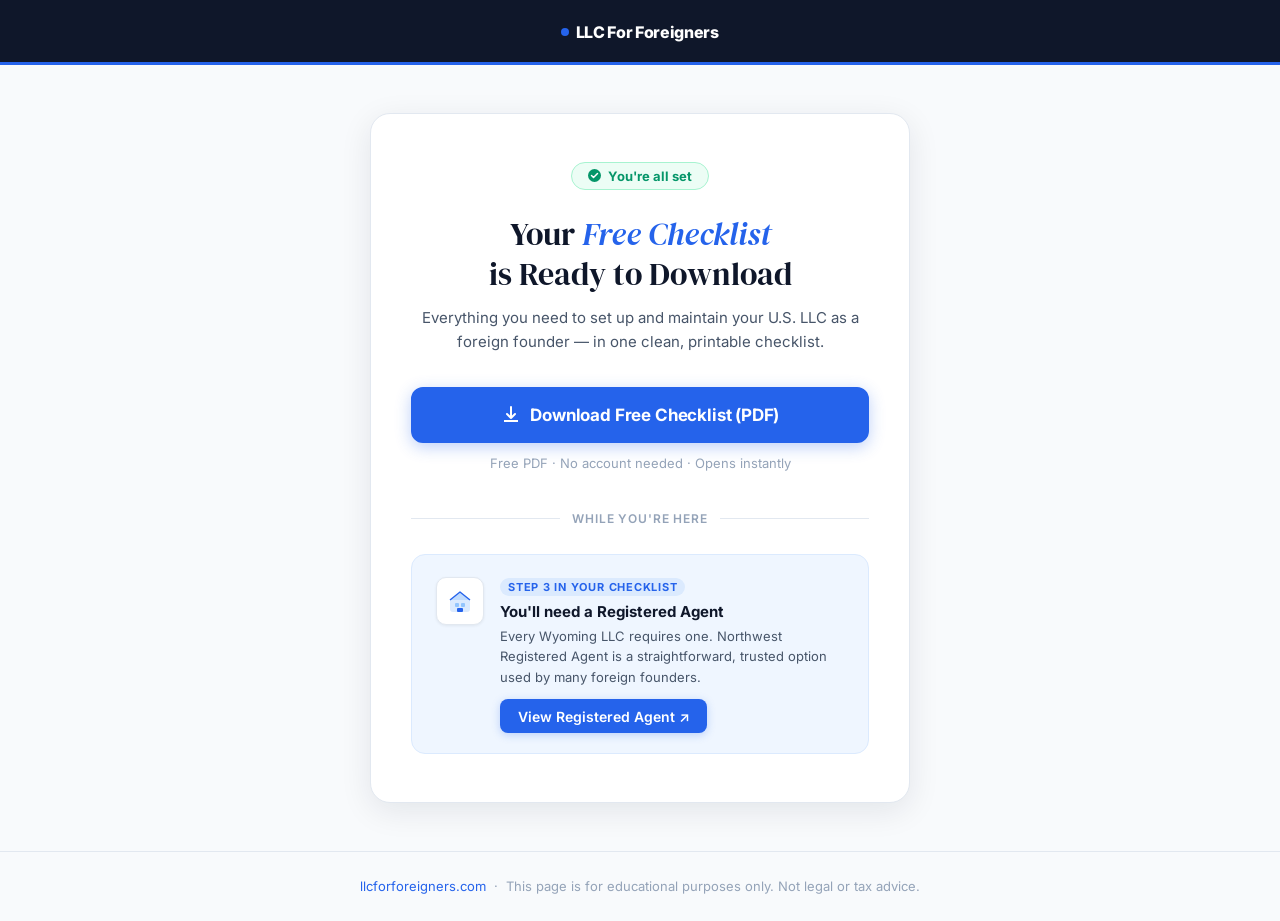
<file: download.html>
<!DOCTYPE html>
<html lang="en">
<head>
  <meta charset="UTF-8" />
  <meta name="viewport" content="width=device-width, initial-scale=1.0" />
  <meta name="description" content="Download your free U.S. LLC Setup Checklist for foreign founders." />
  <!-- Prevent search engines indexing this page -->
  <meta name="robots" content="noindex, nofollow" />
  <title>Download Your Checklist — LLC For Foreigners</title>
  <link rel="preconnect" href="https://fonts.googleapis.com">
  <link rel="preconnect" href="https://fonts.gstatic.com" crossorigin>
  <link href="https://fonts.googleapis.com/css2?family=DM+Serif+Display:ital@0;1&family=Inter:wght@400;500;600;700;800&display=swap" rel="stylesheet">
  <style>
    *, *::before, *::after { box-sizing: border-box; margin: 0; padding: 0; }

    :root {
      --navy:        #0F172A;
      --blue:        #2563EB;
      --blue-hover:  #1D4ED8;
      --blue-light:  #EFF6FF;
      --blue-soft:   #DBEAFE;
      --blue-mid:    #BFDBFE;
      --text:        #0F172A;
      --text-muted:  #475569;
      --text-light:  #94A3B8;
      --border:      #E2E8F0;
      --bg:          #F8FAFC;
      --white:       #ffffff;
      --success:     #059669;
      --success-bg:  #ECFDF5;
    }

    html { font-size: 16px; -webkit-text-size-adjust: 100%; }
    body {
      font-family: 'Inter', -apple-system, BlinkMacSystemFont, 'Segoe UI', sans-serif;
      background: var(--bg); color: var(--text);
      min-height: 100vh; -webkit-font-smoothing: antialiased;
      display: flex; flex-direction: column;
    }

    /* ── Header ── */
    .page-header {
      background: var(--navy);
      padding: 1.25rem 1.5rem;
      text-align: center;
      border-bottom: 3px solid var(--blue);
    }
    .brand-link {
      text-decoration: none; display: inline-flex; align-items: center;
      gap: 0.4rem;
    }
    .brand-dot {
      width: 8px; height: 8px; border-radius: 50%;
      background: var(--blue); display: inline-block; flex-shrink: 0;
    }
    .brand-name {
      font-weight: 800; font-size: 1rem; color: var(--white);
      letter-spacing: -0.02em;
    }

    /* ── Main ── */
    .page-main {
      flex: 1; display: flex; align-items: center; justify-content: center;
      padding: 3rem 1.5rem;
    }
    .card {
      background: var(--white); border: 1px solid var(--border);
      border-radius: 20px; box-shadow: 0 8px 32px rgba(15,23,42,0.09);
      max-width: 540px; width: 100%; padding: 3rem 2.5rem;
      text-align: center;
    }

    /* Thank you badge */
    .thank-badge {
      display: inline-flex; align-items: center; gap: 0.4rem;
      background: var(--success-bg); border: 1px solid #A7F3D0;
      border-radius: 999px; padding: 0.3rem 1rem;
      font-size: 0.8125rem; font-weight: 700; color: var(--success);
      margin-bottom: 1.5rem;
    }

    /* Heading */
    .card h1 {
      font-family: 'DM Serif Display', Georgia, serif;
      font-size: clamp(1.6rem, 4vw, 2rem);
      font-weight: 400; color: var(--text);
      line-height: 1.25; margin-bottom: 0.75rem;
    }
    .card h1 em { font-style: italic; color: var(--blue); }

    .card-desc {
      font-size: 0.9375rem; color: var(--text-muted);
      line-height: 1.65; margin-bottom: 2rem;
    }

    /* Download button */
    .btn-download {
      display: flex; align-items: center; justify-content: center;
      gap: 0.6rem; width: 100%;
      background: var(--blue); color: var(--white);
      border: 2px solid var(--blue); border-radius: 12px;
      font-family: 'Inter', sans-serif; font-size: 1.0625rem;
      font-weight: 700; padding: 1rem 1.5rem;
      text-decoration: none; letter-spacing: -0.01em;
      box-shadow: 0 4px 16px rgba(37,99,235,0.3);
      transition: all 0.2s ease; margin-bottom: 0.75rem;
    }
    .btn-download:hover {
      background: var(--blue-hover); border-color: var(--blue-hover);
      box-shadow: 0 6px 24px rgba(37,99,235,0.38);
      transform: translateY(-1px); text-decoration: none; color: var(--white);
    }
    .btn-download svg { flex-shrink: 0; }

    .download-note {
      font-size: 0.8125rem; color: var(--text-light);
      margin-bottom: 2.5rem;
    }

    /* Divider */
    .divider {
      display: flex; align-items: center; gap: 0.75rem;
      margin-bottom: 1.75rem;
    }
    .divider-line { flex: 1; height: 1px; background: var(--border); }
    .divider-text {
      font-size: 0.75rem; font-weight: 600; color: var(--text-light);
      text-transform: uppercase; letter-spacing: 0.07em; white-space: nowrap;
    }

    /* Registered agent card */
    .ra-card {
      background: var(--blue-light); border: 1px solid var(--blue-soft);
      border-radius: 14px; padding: 1.25rem 1.5rem;
      text-align: left; display: flex; gap: 1rem; align-items: flex-start;
    }
    .ra-icon {
      flex-shrink: 0; width: 48px; height: 48px;
      background: var(--white); border: 1px solid var(--border);
      border-radius: 10px; display: flex; align-items: center;
      justify-content: center; margin-top: 2px;
      box-shadow: 0 1px 3px rgba(15,23,42,0.07);
    }
    .ra-content { flex: 1; }
    .ra-tag {
      display: inline-block; font-size: 0.6875rem; font-weight: 700;
      text-transform: uppercase; letter-spacing: 0.07em;
      color: var(--blue); background: var(--blue-soft);
      border-radius: 999px; padding: 2px 8px; margin-bottom: 0.4rem;
    }
    .ra-title {
      font-size: 0.9375rem; font-weight: 700; color: var(--text);
      margin-bottom: 0.3rem;
    }
    .ra-desc {
      font-size: 0.8125rem; color: var(--text-muted);
      line-height: 1.55; margin-bottom: 0.75rem;
    }
    .btn-ra {
      display: inline-flex; align-items: center; gap: 0.3rem;
      background: var(--blue); color: var(--white);
      border: none; border-radius: 8px;
      font-family: 'Inter', sans-serif; font-size: 0.875rem;
      font-weight: 600; padding: 0.55rem 1.1rem;
      text-decoration: none; transition: all 0.2s ease;
      box-shadow: 0 2px 8px rgba(37,99,235,0.25);
    }
    .btn-ra:hover {
      background: var(--blue-hover); color: var(--white);
      text-decoration: none; transform: translateY(-1px);
      box-shadow: 0 4px 14px rgba(37,99,235,0.32);
    }

    /* ── Footer ── */
    .page-footer {
      text-align: center; padding: 1.5rem;
      border-top: 1px solid var(--border);
    }
    .footer-text {
      font-size: 0.8125rem; color: var(--text-light); line-height: 1.6;
    }
    .footer-text a { color: var(--blue); text-decoration: none; }
    .footer-text a:hover { text-decoration: underline; }

    /* ── Responsive ── */
    @media (max-width: 560px) {
      .card { padding: 2rem 1.25rem; }
      .ra-card { flex-direction: column; }
      .ra-icon { width: 40px; height: 40px; }
    }
  </style>
</head>
<body>

  <!-- Minimal header — brand only, no nav links -->
  <header class="page-header">
    <a href="https://llcforforeigners.com" class="brand-link">
      <span class="brand-dot"></span>
      <span class="brand-name">LLC For Foreigners</span>
    </a>
  </header>

  <main class="page-main">
    <div class="card">

      <!-- Thank you badge -->
      <div class="thank-badge">
        <svg width="13" height="13" viewBox="0 0 13 13" fill="none" aria-hidden="true">
          <circle cx="6.5" cy="6.5" r="6.5" fill="#059669"/>
          <path d="M3.5 6.5L5.5 8.5L9.5 4.5" stroke="white" stroke-width="1.5" stroke-linecap="round" stroke-linejoin="round"/>
        </svg>
        You're all set
      </div>

      <h1>Your <em>Free Checklist</em><br>is Ready to Download</h1>

      <p class="card-desc">
        Everything you need to set up and maintain your U.S. LLC as a foreign founder —
        in one clean, printable checklist.
      </p>

      <!-- Download button -->
      <!-- IMPORTANT: make sure us-llc-setup-checklist.pdf is uploaded to your GitHub repo root -->
      <a
        href="us-llc-setup-checklist.pdf"
        class="btn-download"
        download="us-llc-setup-checklist.pdf"
        aria-label="Download the free LLC setup checklist PDF"
      >
        <svg width="20" height="20" viewBox="0 0 20 20" fill="none" aria-hidden="true">
          <path d="M10 2V13M10 13L6 9M10 13L14 9" stroke="white" stroke-width="2" stroke-linecap="round" stroke-linejoin="round"/>
          <path d="M3 15H17V17H3V15Z" fill="white" rx="1"/>
        </svg>
        Download Free Checklist (PDF)
      </a>

      <p class="download-note">Free PDF · No account needed · Opens instantly</p>

      <!-- Divider -->
      <div class="divider">
        <div class="divider-line"></div>
        <span class="divider-text">While you're here</span>
        <div class="divider-line"></div>
      </div>

      <!-- Registered agent card -->
      <div class="ra-card">
        <div class="ra-icon" aria-hidden="true">
          <svg width="26" height="26" viewBox="0 0 26 26" fill="none">
            <rect x="3" y="10" width="20" height="14" rx="3" fill="#DBEAFE"/>
            <rect x="8"  y="15" width="4" height="4" rx="1" fill="#93C5FD"/>
            <rect x="14" y="15" width="4" height="4" rx="1" fill="#93C5FD"/>
            <rect x="10" y="20" width="6" height="4" rx="1" fill="#2563EB"/>
            <path d="M3 12L13 4L23 12" fill="#BFDBFE" stroke="#2563EB" stroke-width="1.4" stroke-linejoin="round"/>
          </svg>
        </div>
        <div class="ra-content">
          <span class="ra-tag">Step 3 in your checklist</span>
          <p class="ra-title">You'll need a Registered Agent</p>
          <p class="ra-desc">
            Every Wyoming LLC requires one. Northwest Registered Agent is a straightforward,
            trusted option used by many foreign founders.
          </p>
          <!-- REPLACE: update href to your actual Northwest Registered Agent affiliate link when ready -->
          <a
            href="https://www.northwestregisteredagent.com/llc"
            class="btn-ra"
            target="_blank"
            rel="noopener noreferrer"
          >
            View Registered Agent ↗
          </a>
        </div>
      </div>

    </div>
  </main>

  <footer class="page-footer">
    <p class="footer-text">
      <a href="https://llcforforeigners.com">llcforforeigners.com</a>
      &nbsp;·&nbsp;
      This page is for educational purposes only. Not legal or tax advice.
    </p>
  </footer>

</body>
</html>
</file>
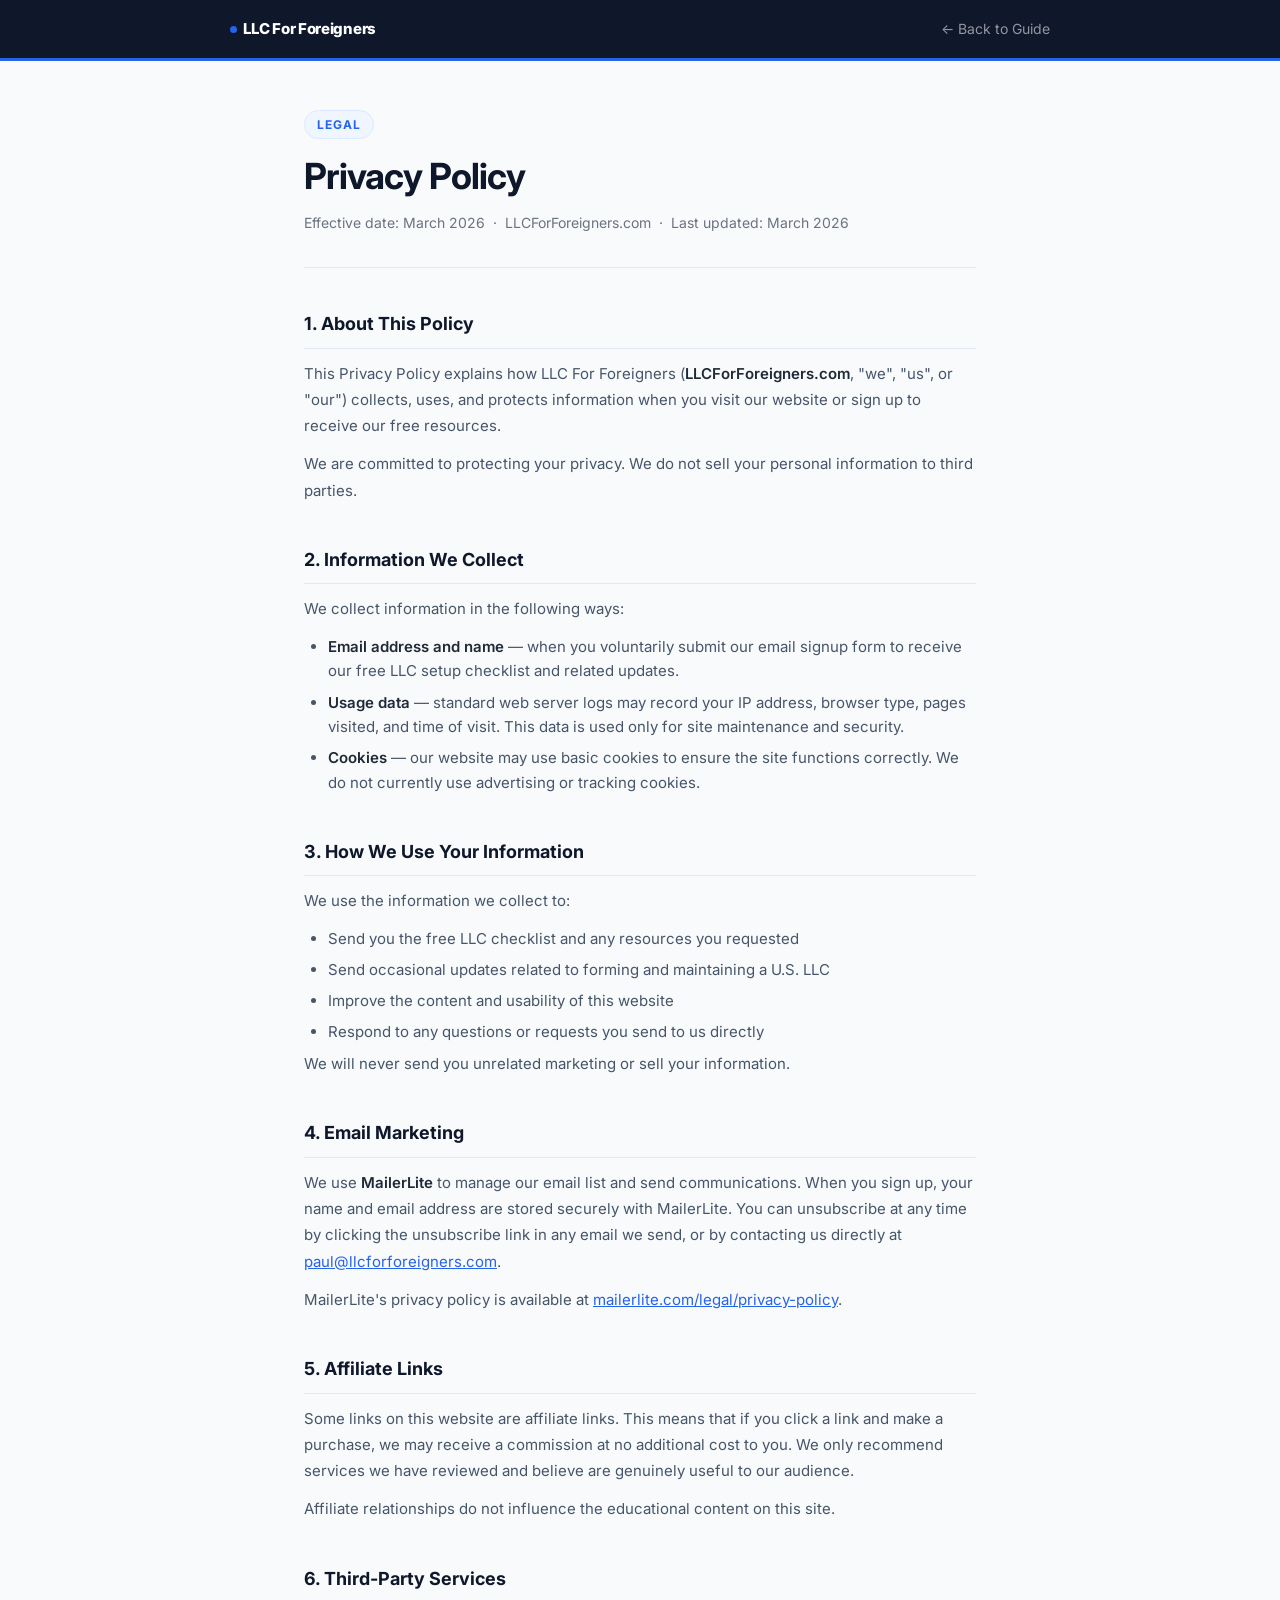
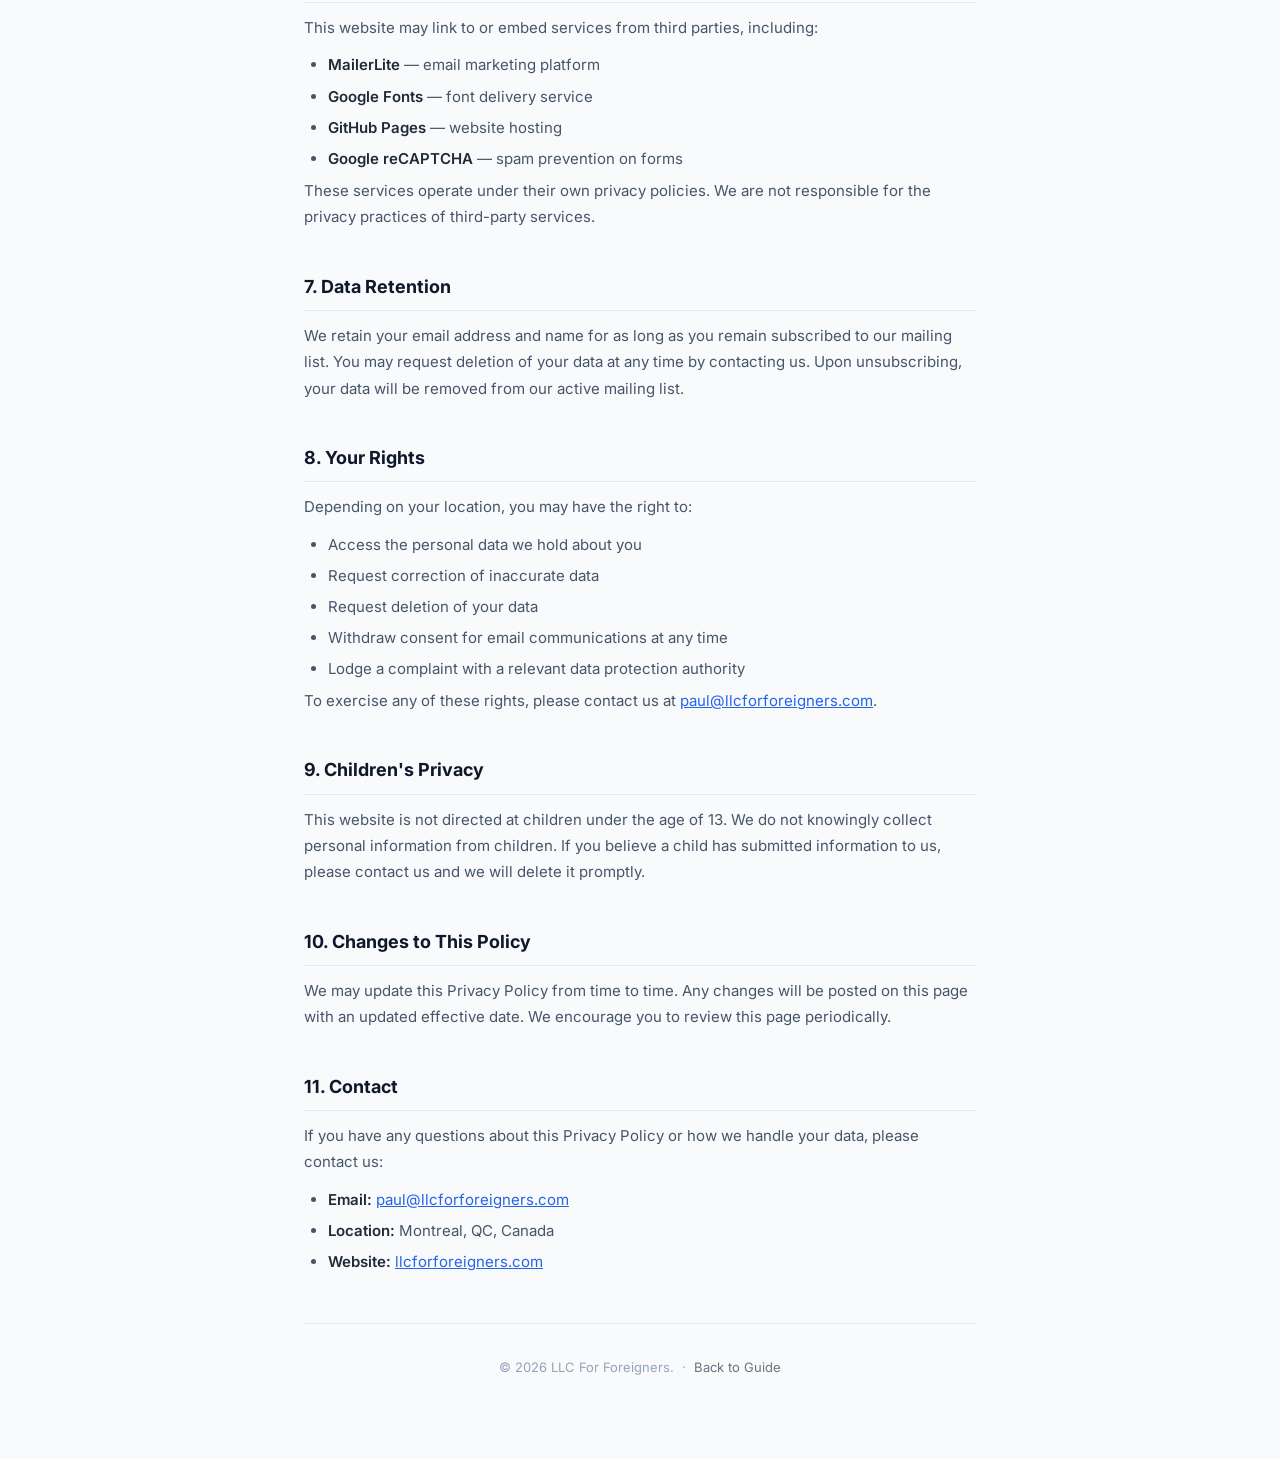
<file: privacy.html>
<!DOCTYPE html>
<html lang="en">
<head>
  <meta charset="UTF-8" />
  <meta name="viewport" content="width=device-width, initial-scale=1.0" />
  <meta name="description" content="Privacy Policy for LLCForForeigners.com — how we collect, use, and protect your information." />
  <title>Privacy Policy — LLC For Foreigners</title>
  <link rel="preconnect" href="https://fonts.googleapis.com">
  <link rel="preconnect" href="https://fonts.gstatic.com" crossorigin>
  <link href="https://fonts.googleapis.com/css2?family=Inter:wght@400;500;600;700;800&display=swap" rel="stylesheet">
  <style>
    *, *::before, *::after { box-sizing: border-box; margin: 0; padding: 0; }
    html { font-size: 16px; -webkit-text-size-adjust: 100%; scroll-behavior: smooth; }
    body {
      font-family: 'Inter', -apple-system, BlinkMacSystemFont, 'Segoe UI', sans-serif;
      font-size: 1rem; line-height: 1.75; color: #1F2937;
      background: #F8FAFC; -webkit-font-smoothing: antialiased;
    }

    /* ── Nav ── */
    .site-nav {
      background: #0F172A; border-bottom: 3px solid #2563EB;
      padding: 1rem 1.5rem;
    }
    .nav-inner {
      max-width: 820px; margin: 0 auto;
      display: flex; align-items: center; justify-content: space-between;
    }
    .nav-brand {
      font-weight: 800; font-size: 0.9375rem; color: #fff;
      text-decoration: none; letter-spacing: -0.02em;
      display: flex; align-items: center; gap: 0.4rem;
    }
    .nav-brand:hover { color: #93C5FD; text-decoration: none; }
    .nav-dot { width: 7px; height: 7px; border-radius: 50%; background: #2563EB; }
    .nav-back {
      font-size: 0.875rem; color: rgba(255,255,255,0.55);
      text-decoration: none; transition: color 0.15s ease;
    }
    .nav-back:hover { color: #fff; text-decoration: none; }

    /* ── Page wrapper ── */
    .page-wrap {
      max-width: 720px; margin: 0 auto;
      padding: 3rem 1.5rem 5rem;
    }

    /* ── Header ── */
    .policy-header { margin-bottom: 2.5rem; padding-bottom: 2rem; border-bottom: 1px solid #E2E8F0; }
    .policy-label {
      display: inline-block; font-size: 0.75rem; font-weight: 700;
      text-transform: uppercase; letter-spacing: 0.08em;
      color: #2563EB; background: #EFF6FF; border: 1px solid #DBEAFE;
      border-radius: 999px; padding: 0.2rem 0.75rem; margin-bottom: 1rem;
    }
    .policy-header h1 {
      font-size: clamp(1.75rem, 4vw, 2.25rem); font-weight: 700;
      color: #0F172A; letter-spacing: -0.02em; line-height: 1.2;
      margin-bottom: 0.75rem;
    }
    .policy-meta { font-size: 0.875rem; color: #6B7280; }

    /* ── Content ── */
    .policy-section { margin-bottom: 2.5rem; }
    .policy-section h2 {
      font-size: 1.125rem; font-weight: 700; color: #0F172A;
      margin-bottom: 0.75rem; padding-bottom: 0.5rem;
      border-bottom: 1px solid #E2E8F0;
    }
    .policy-section p { color: #475569; margin-bottom: 0.75rem; font-size: 0.9375rem; }
    .policy-section p:last-child { margin-bottom: 0; }
    .policy-section ul {
      list-style: disc; padding-left: 1.5rem; color: #475569;
      font-size: 0.9375rem;
    }
    .policy-section ul li { margin-bottom: 0.4rem; line-height: 1.65; }
    .policy-section a { color: #2563EB; }
    .policy-section a:hover { text-decoration: underline; }
    strong { font-weight: 600; color: #1F2937; }

    /* ── Footer ── */
    .policy-footer {
      margin-top: 3rem; padding-top: 2rem; border-top: 1px solid #E2E8F0;
      font-size: 0.8125rem; color: #94A3B8; text-align: center;
    }
    .policy-footer a { color: #6B7280; text-decoration: none; }
    .policy-footer a:hover { color: #2563EB; }

    @media (max-width: 600px) {
      .page-wrap { padding: 2rem 1.25rem 4rem; }
    }
  </style>
</head>
<body>

  <nav class="site-nav">
    <div class="nav-inner">
      <a href="index.html" class="nav-brand">
        <span class="nav-dot"></span>
        LLC For Foreigners
      </a>
      <a href="index.html" class="nav-back">← Back to Guide</a>
    </div>
  </nav>

  <main class="page-wrap">

    <div class="policy-header">
      <span class="policy-label">Legal</span>
      <h1>Privacy Policy</h1>
      <p class="policy-meta">
        Effective date: March 2026 &nbsp;·&nbsp; LLCForForeigners.com &nbsp;·&nbsp;
        Last updated: March 2026
      </p>
    </div>

    <div class="policy-section">
      <h2>1. About This Policy</h2>
      <p>
        This Privacy Policy explains how LLC For Foreigners (<strong>LLCForForeigners.com</strong>,
        "we", "us", or "our") collects, uses, and protects information when you visit our website
        or sign up to receive our free resources.
      </p>
      <p>
        We are committed to protecting your privacy. We do not sell your personal information to
        third parties.
      </p>
    </div>

    <div class="policy-section">
      <h2>2. Information We Collect</h2>
      <p>We collect information in the following ways:</p>
      <ul>
        <li>
          <strong>Email address and name</strong> — when you voluntarily submit our email signup
          form to receive our free LLC setup checklist and related updates.
        </li>
        <li>
          <strong>Usage data</strong> — standard web server logs may record your IP address,
          browser type, pages visited, and time of visit. This data is used only for site
          maintenance and security.
        </li>
        <li>
          <strong>Cookies</strong> — our website may use basic cookies to ensure the site
          functions correctly. We do not currently use advertising or tracking cookies.
        </li>
      </ul>
    </div>

    <div class="policy-section">
      <h2>3. How We Use Your Information</h2>
      <p>We use the information we collect to:</p>
      <ul>
        <li>Send you the free LLC checklist and any resources you requested</li>
        <li>Send occasional updates related to forming and maintaining a U.S. LLC</li>
        <li>Improve the content and usability of this website</li>
        <li>Respond to any questions or requests you send to us directly</li>
      </ul>
      <p>We will never send you unrelated marketing or sell your information.</p>
    </div>

    <div class="policy-section">
      <h2>4. Email Marketing</h2>
      <p>
        We use <strong>MailerLite</strong> to manage our email list and send communications.
        When you sign up, your name and email address are stored securely with MailerLite.
        You can unsubscribe at any time by clicking the unsubscribe link in any email we send,
        or by contacting us directly at
        <a href="&#109;&#97;&#105;&#108;&#116;&#111;&#58;&#112;&#97;&#117;&#108;&#64;&#108;&#108;&#99;&#102;&#111;&#114;&#102;&#111;&#114;&#101;&#105;&#103;&#110;&#101;&#114;&#115;&#46;&#99;&#111;&#109;">&#112;&#97;&#117;&#108;&#64;&#108;&#108;&#99;&#102;&#111;&#114;&#102;&#111;&#114;&#101;&#105;&#103;&#110;&#101;&#114;&#115;&#46;&#99;&#111;&#109;</a>.
      </p>
      <p>
        MailerLite's privacy policy is available at
        <a href="https://www.mailerlite.com/legal/privacy-policy" target="_blank" rel="noopener noreferrer">mailerlite.com/legal/privacy-policy</a>.
      </p>
    </div>

    <div class="policy-section">
      <h2>5. Affiliate Links</h2>
      <p>
        Some links on this website are affiliate links. This means that if you click a link and
        make a purchase, we may receive a commission at no additional cost to you. We only
        recommend services we have reviewed and believe are genuinely useful to our audience.
      </p>
      <p>
        Affiliate relationships do not influence the educational content on this site.
      </p>
    </div>

    <div class="policy-section">
      <h2>6. Third-Party Services</h2>
      <p>This website may link to or embed services from third parties, including:</p>
      <ul>
        <li><strong>MailerLite</strong> — email marketing platform</li>
        <li><strong>Google Fonts</strong> — font delivery service</li>
        <li><strong>GitHub Pages</strong> — website hosting</li>
        <li><strong>Google reCAPTCHA</strong> — spam prevention on forms</li>
      </ul>
      <p>
        These services operate under their own privacy policies. We are not responsible for
        the privacy practices of third-party services.
      </p>
    </div>

    <div class="policy-section">
      <h2>7. Data Retention</h2>
      <p>
        We retain your email address and name for as long as you remain subscribed to our
        mailing list. You may request deletion of your data at any time by contacting us.
        Upon unsubscribing, your data will be removed from our active mailing list.
      </p>
    </div>

    <div class="policy-section">
      <h2>8. Your Rights</h2>
      <p>Depending on your location, you may have the right to:</p>
      <ul>
        <li>Access the personal data we hold about you</li>
        <li>Request correction of inaccurate data</li>
        <li>Request deletion of your data</li>
        <li>Withdraw consent for email communications at any time</li>
        <li>Lodge a complaint with a relevant data protection authority</li>
      </ul>
      <p>
        To exercise any of these rights, please contact us at
        <a href="&#109;&#97;&#105;&#108;&#116;&#111;&#58;&#112;&#97;&#117;&#108;&#64;&#108;&#108;&#99;&#102;&#111;&#114;&#102;&#111;&#114;&#101;&#105;&#103;&#110;&#101;&#114;&#115;&#46;&#99;&#111;&#109;">&#112;&#97;&#117;&#108;&#64;&#108;&#108;&#99;&#102;&#111;&#114;&#102;&#111;&#114;&#101;&#105;&#103;&#110;&#101;&#114;&#115;&#46;&#99;&#111;&#109;</a>.
      </p>
    </div>

    <div class="policy-section">
      <h2>9. Children's Privacy</h2>
      <p>
        This website is not directed at children under the age of 13. We do not knowingly
        collect personal information from children. If you believe a child has submitted
        information to us, please contact us and we will delete it promptly.
      </p>
    </div>

    <div class="policy-section">
      <h2>10. Changes to This Policy</h2>
      <p>
        We may update this Privacy Policy from time to time. Any changes will be posted on
        this page with an updated effective date. We encourage you to review this page
        periodically.
      </p>
    </div>

    <div class="policy-section">
      <h2>11. Contact</h2>
      <p>
        If you have any questions about this Privacy Policy or how we handle your data,
        please contact us:
      </p>
      <ul>
        <li><strong>Email:</strong>
          <a href="&#109;&#97;&#105;&#108;&#116;&#111;&#58;&#112;&#97;&#117;&#108;&#64;&#108;&#108;&#99;&#102;&#111;&#114;&#102;&#111;&#114;&#101;&#105;&#103;&#110;&#101;&#114;&#115;&#46;&#99;&#111;&#109;">&#112;&#97;&#117;&#108;&#64;&#108;&#108;&#99;&#102;&#111;&#114;&#102;&#111;&#114;&#101;&#105;&#103;&#110;&#101;&#114;&#115;&#46;&#99;&#111;&#109;</a>
        </li>
        <li><strong>Location:</strong> Montreal, QC, Canada</li>
        <li><strong>Website:</strong> <a href="https://llcforforeigners.com">llcforforeigners.com</a></li>
      </ul>
    </div>

    <div class="policy-footer">
      <p>
        &copy; <script>document.write(new Date().getFullYear())</script> LLC For Foreigners.
        &nbsp;·&nbsp;
        <a href="index.html">Back to Guide</a>
      </p>
    </div>

  </main>

</body>
</html>
</file>
<file: styles.css>
/* ==============================================
   Wyoming LLC Guide — styles.css  v2
   Redesigned: polished, professional, mobile-first
   Edit :root tokens to retheme the whole site.
   ============================================== */

/* ==============================================
   CSS CUSTOM PROPERTIES
   ============================================== */
:root {
  --white:              #ffffff;
  --bg:                 #F8FAFC;
  --bg-alt:             #F1F5F9;
  --bg-card:            #ffffff;
  --border:             #E2E8F0;
  --border-subtle:      #F1F5F9;

  --text-primary:       #0F172A;
  --text-secondary:     #475569;
  --text-muted:         #94A3B8;

  --accent:             #2563EB;
  --accent-hover:       #1D4ED8;
  --accent-dark:        #1E3A8A;
  --accent-light:       #EFF6FF;
  --accent-mid:         #BFDBFE;
  --accent-soft:        #DBEAFE;

  --success:            #059669;
  --success-bg:         #ECFDF5;

  --shadow-xs:  0 1px 2px rgba(15,23,42,0.06);
  --shadow-sm:  0 1px 3px rgba(15,23,42,0.08), 0 1px 2px rgba(15,23,42,0.04);
  --shadow-md:  0 4px 16px rgba(15,23,42,0.08), 0 2px 4px rgba(15,23,42,0.04);
  --shadow-lg:  0 12px 32px rgba(15,23,42,0.10), 0 4px 8px rgba(15,23,42,0.05);
  --shadow-accent: 0 4px 20px rgba(37,99,235,0.28);

  --font-sans:  'Inter', -apple-system, BlinkMacSystemFont, 'Segoe UI', sans-serif;
  --font-serif: 'DM Serif Display', Georgia, serif;

  --s1:  0.25rem;  --s2:  0.5rem;   --s3:  0.75rem;
  --s4:  1rem;     --s5:  1.25rem;  --s6:  1.5rem;
  --s8:  2rem;     --s10: 2.5rem;   --s12: 3rem;
  --s16: 4rem;     --s20: 5rem;     --s24: 6rem;

  --container:   800px;
  --container-w: 1020px;
  --nav-h:       64px;
  --r-sm: 6px; --r-md: 10px; --r-lg: 16px; --r-xl: 20px; --r-full: 9999px;
  --t-fast: 0.15s ease; --t-base: 0.22s ease;
}

/* ==============================================
   RESET & BASE
   ============================================== */
*, *::before, *::after { box-sizing: border-box; margin: 0; padding: 0; }
html {
  font-size: 16px; -webkit-text-size-adjust: 100%;
  scroll-behavior: smooth; scroll-padding-top: calc(var(--nav-h) + 20px);
}
body {
  font-family: var(--font-sans); font-size: 1rem; line-height: 1.7;
  color: var(--text-primary); background: var(--bg); -webkit-font-smoothing: antialiased;
}
img, svg { display: block; max-width: 100%; }
a { color: var(--accent); text-decoration: none; }
a:hover { text-decoration: underline; }
ul, ol { list-style: none; }
button { font-family: var(--font-sans); }
h1,h2,h3,h4 { line-height: 1.2; font-weight: 700; color: var(--text-primary); }
h1 { font-size: clamp(2rem, 5vw, 3rem); font-family: var(--font-serif); font-weight: 400; }
h2 { font-size: clamp(1.5rem, 3.5vw, 2rem); letter-spacing: -0.02em; }
h3 { font-size: 1.0625rem; }
p { color: var(--text-secondary); margin-bottom: var(--s4); }
p:last-child { margin-bottom: 0; }
strong { font-weight: 600; color: var(--text-primary); }

/* ==============================================
   LAYOUT
   ============================================== */
.container      { max-width: var(--container);   margin: 0 auto; padding: 0 var(--s6); }
.container--wide{ max-width: var(--container-w); margin: 0 auto; padding: 0 var(--s6); }

/* ==============================================
   BUTTONS
   ============================================== */
.btn {
  display: inline-flex; align-items: center; justify-content: center; gap: var(--s2);
  font-size: 0.9375rem; font-weight: 600; line-height: 1;
  padding: 0.8rem 1.6rem; border-radius: var(--r-md);
  border: 2px solid transparent; cursor: pointer; text-decoration: none;
  transition: all var(--t-base); white-space: nowrap; letter-spacing: -0.01em;
}
.btn:hover { text-decoration: none; transform: translateY(-1px); }
.btn:active { transform: translateY(0); }
.btn-primary  { background: var(--accent); color: #fff; border-color: var(--accent); box-shadow: 0 2px 8px rgba(37,99,235,0.3); }
.btn-primary:hover  { background: var(--accent-hover); border-color: var(--accent-hover); color: #fff; box-shadow: var(--shadow-accent); }
.btn-secondary{ background: transparent; color: var(--accent); border-color: var(--accent); }
.btn-secondary:hover{ background: var(--accent-light); }
.btn-ghost    { background: rgba(255,255,255,0.12); color: #fff; border-color: rgba(255,255,255,0.35); backdrop-filter: blur(4px); }
.btn-ghost:hover    { background: rgba(255,255,255,0.22); color: #fff; }
.btn-outline  { background: transparent; color: var(--accent); border-color: var(--border); }
.btn-outline:hover  { border-color: var(--accent); background: var(--accent-light); }
.btn-full { width: 100%; }
.btn-lg   { padding: 1rem 2rem; font-size: 1rem; }

/* ==============================================
   NAVIGATION
   ============================================== */
.site-nav {
  position: sticky; top: 0; z-index: 200; height: var(--nav-h);
  background: rgba(255,255,255,0.93); backdrop-filter: blur(14px);
  border-bottom: 1px solid var(--border); box-shadow: var(--shadow-xs);
}
.nav-inner {
  max-width: var(--container-w); margin: 0 auto; padding: 0 var(--s6);
  height: 100%; display: flex; align-items: center; justify-content: space-between; gap: var(--s6);
}
.nav-brand {
  font-weight: 800; font-size: 0.9375rem; color: var(--text-primary);
  text-decoration: none; letter-spacing: -0.02em;
  display: flex; align-items: center; gap: var(--s2); flex-shrink: 0;
}
.nav-brand:hover { color: var(--accent); text-decoration: none; }
.nav-dot { width: 7px; height: 7px; border-radius: 50%; background: var(--accent); }
.nav-links { display: flex; align-items: center; gap: var(--s5); list-style: none; }
.nav-links a {
  font-size: 0.875rem; font-weight: 500; color: var(--text-secondary);
  text-decoration: none; transition: color var(--t-fast);
}
.nav-links a:hover { color: var(--accent); text-decoration: none; }
.nav-cta {
  background: var(--accent) !important; color: #fff !important;
  padding: 0.45rem 1.1rem !important; border-radius: var(--r-md);
  font-weight: 600 !important; font-size: 0.875rem !important;
  box-shadow: 0 2px 6px rgba(37,99,235,0.25); transition: all var(--t-base) !important;
}
.nav-cta:hover { background: var(--accent-hover) !important; color: #fff !important; box-shadow: var(--shadow-accent) !important; }
.nav-toggle {
  display: none; background: none; border: 1px solid var(--border);
  cursor: pointer; color: var(--text-primary); padding: 7px; border-radius: var(--r-sm);
  transition: all var(--t-fast); align-items: center; justify-content: center;
}
.nav-toggle:hover { border-color: var(--accent); color: var(--accent); }

/* ==============================================
   HERO
   ============================================== */
.hero {
  background: linear-gradient(155deg, #0F172A 0%, #1E3A8A 52%, #2563EB 100%);
  padding: var(--s24) 0 var(--s20); position: relative; overflow: hidden; text-align: center;
}
.hero::before {
  content: '';
  position: absolute; inset: 0;
  background:
    radial-gradient(ellipse at 15% 25%, rgba(96,165,250,0.15) 0%, transparent 55%),
    radial-gradient(ellipse at 85% 75%, rgba(30,58,138,0.4) 0%, transparent 55%),
    radial-gradient(ellipse at 60% 5%,  rgba(255,255,255,0.05) 0%, transparent 40%);
  pointer-events: none;
}
.hero::after {
  content: '';
  position: absolute; inset: 0;
  background-image: radial-gradient(circle, rgba(255,255,255,0.055) 1px, transparent 1px);
  background-size: 30px 30px;
  pointer-events: none;
}
.hero-inner {
  position: relative; z-index: 1;
  max-width: var(--container); margin: 0 auto; padding: 0 var(--s6);
}
.hero-eyebrow {
  display: inline-flex; align-items: center; gap: var(--s2);
  font-size: 0.8125rem; font-weight: 600; letter-spacing: 0.07em; text-transform: uppercase;
  color: rgba(255,255,255,0.65); background: rgba(255,255,255,0.08);
  border: 1px solid rgba(255,255,255,0.18); border-radius: var(--r-full);
  padding: var(--s2) var(--s4); margin-bottom: var(--s6); backdrop-filter: blur(4px);
}
.eyebrow-pulse {
  width: 7px; height: 7px; border-radius: 50%; background: #60A5FA;
  box-shadow: 0 0 0 3px rgba(96,165,250,0.25); flex-shrink: 0;
}
.hero h1 { color: #fff; margin-bottom: var(--s5); text-shadow: 0 2px 24px rgba(0,0,0,0.25); }
.hero h1 em { font-style: italic; color: #93C5FD; }
.hero-sub {
  font-size: clamp(1rem, 2.5vw, 1.125rem); color: rgba(255,255,255,0.72);
  max-width: 560px; margin: 0 auto var(--s3); line-height: 1.75;
}
.hero-tagline { font-size: 0.9375rem; color: rgba(255,255,255,0.42); margin-bottom: var(--s10); font-style: italic; }
.hero-actions { display: flex; gap: var(--s3); justify-content: center; flex-wrap: wrap; margin-bottom: var(--s12); }
.hero-stats {
  display: flex; justify-content: center; gap: var(--s10); flex-wrap: wrap;
  border-top: 1px solid rgba(255,255,255,0.1); padding-top: var(--s8);
}
.hero-stat { text-align: center; }
.hero-stat-num { font-size: 1.625rem; font-weight: 800; color: #fff; letter-spacing: -0.03em; display: block; }
.hero-stat-label { font-size: 0.8125rem; color: rgba(255,255,255,0.48); margin-top: var(--s1); }

/* ==============================================
   ROADMAP
   ============================================== */
.roadmap { background: var(--white); border-bottom: 1px solid var(--border); padding: var(--s16) 0; }
.roadmap-label {
  text-align: center; font-size: 0.8125rem; font-weight: 600;
  letter-spacing: 0.08em; text-transform: uppercase; color: var(--text-muted); margin-bottom: var(--s10);
}
.roadmap-track {
  display: flex; align-items: flex-start; justify-content: center;
  gap: 0; flex-wrap: wrap; row-gap: var(--s6);
}
.roadmap-step {
  display: flex; flex-direction: column; align-items: center;
  text-align: center; min-width: 100px; max-width: 112px;
}
.roadmap-bubble {
  width: 62px; height: 62px; border-radius: 50%;
  background: var(--accent-light); border: 2px solid var(--accent-soft);
  display: flex; align-items: center; justify-content: center;
  margin-bottom: var(--s3); position: relative;
  transition: all var(--t-base); box-shadow: var(--shadow-sm);
}
.roadmap-step:hover .roadmap-bubble {
  background: var(--accent); border-color: var(--accent);
  box-shadow: var(--shadow-accent); transform: translateY(-3px);
}
.roadmap-num {
  position: absolute; top: -6px; right: -6px;
  width: 20px; height: 20px; border-radius: 50%;
  background: var(--accent); color: #fff; font-size: 0.6875rem; font-weight: 700;
  display: flex; align-items: center; justify-content: center;
  border: 2px solid #fff; box-shadow: var(--shadow-sm);
}
.roadmap-step-name { font-size: 0.8125rem; font-weight: 600; color: var(--text-primary); line-height: 1.3; max-width: 80px; }
.roadmap-line {
  flex: 1; min-width: 24px; max-width: 50px; height: 2px;
  background: linear-gradient(90deg, var(--accent-soft), var(--accent-mid));
  margin-top: 30px;
}

/* ==============================================
   GUIDE SECTIONS
   ============================================== */
.guide-section { padding: var(--s20) 0; border-bottom: 1px solid var(--border); background: var(--white); }
.guide-section.alt { background: var(--bg); }

.step-pill {
  display: inline-flex; align-items: center; gap: var(--s2);
  font-size: 0.75rem; font-weight: 700; letter-spacing: 0.08em; text-transform: uppercase;
  color: var(--accent); background: var(--accent-light);
  border: 1px solid var(--accent-soft); border-radius: var(--r-full);
  padding: var(--s1) var(--s3); margin-bottom: var(--s4);
}
.step-num-badge {
  width: 18px; height: 18px; border-radius: 50%;
  background: var(--accent); color: #fff;
  font-size: 0.6875rem; font-weight: 700;
  display: flex; align-items: center; justify-content: center; flex-shrink: 0;
}
.guide-section h2 { margin-bottom: var(--s5); }
.section-lead { font-size: 1.0625rem; color: var(--text-secondary); line-height: 1.75; margin-bottom: var(--s6); }

/* Feature list */
.feature-list { display: flex; flex-direction: column; gap: var(--s4); margin: var(--s5) 0 var(--s6); }
.feature-list li { display: flex; gap: var(--s3); align-items: flex-start; }
.check-badge {
  flex-shrink: 0; width: 22px; height: 22px; border-radius: 50%;
  background: var(--success-bg); border: 1.5px solid #A7F3D0;
  display: flex; align-items: center; justify-content: center; margin-top: 2px;
}
.feature-list li span.text { font-size: 0.9375rem; color: var(--text-secondary); line-height: 1.6; }
.feature-list li span.text strong { color: var(--text-primary); }

/* Info note */
.info-note {
  background: var(--accent-light); border-left: 3px solid var(--accent);
  border-radius: 0 var(--r-md) var(--r-md) 0;
  padding: var(--s4) var(--s5); font-size: 0.9rem; color: var(--text-secondary);
  margin-top: var(--s6); line-height: 1.65;
}
.info-note strong { color: var(--accent-dark); }

/* ==============================================
   AFFILIATE CARD
   ============================================== */
.affiliate-card {
  margin-top: var(--s8);
  background: linear-gradient(135deg, var(--accent-light) 0%, #F0F9FF 100%);
  border: 1px solid var(--accent-soft); border-radius: var(--r-xl);
  padding: var(--s6) var(--s8); display: flex; align-items: center; gap: var(--s6);
  box-shadow: var(--shadow-md);
}
.affiliate-icon-wrap {
  flex-shrink: 0; width: 64px; height: 64px;
  background: var(--white); border-radius: var(--r-lg);
  display: flex; align-items: center; justify-content: center;
  box-shadow: var(--shadow-sm); border: 1px solid var(--border);
}
.affiliate-content { flex: 1; }
.affiliate-label {
  font-size: 0.75rem; font-weight: 700; letter-spacing: 0.07em; text-transform: uppercase;
  color: var(--accent); margin-bottom: var(--s2);
}
.affiliate-text { font-size: 0.9375rem; color: var(--text-secondary); margin-bottom: var(--s4); line-height: 1.6; }

/* ==============================================
   SS-4 TABLE
   ============================================== */
.info-card {
  background: var(--white); border: 1px solid var(--border);
  border-radius: var(--r-xl); overflow: hidden; box-shadow: var(--shadow-md); margin: var(--s8) 0;
}
.info-card-head {
  display: flex; align-items: center; gap: var(--s3);
  padding: var(--s5) var(--s6); background: var(--bg); border-bottom: 1px solid var(--border);
}
.info-card-head h3 { font-size: 0.9375rem; color: var(--text-primary); margin: 0; }
.ss4-table { width: 100%; border-collapse: collapse; }
.ss4-table th {
  text-align: left; padding: var(--s3) var(--s6); background: var(--bg-alt);
  color: var(--text-muted); font-size: 0.75rem; font-weight: 600;
  text-transform: uppercase; letter-spacing: 0.05em; border-bottom: 1px solid var(--border);
}
.ss4-table td {
  padding: var(--s4) var(--s6); border-bottom: 1px solid var(--border-subtle);
  font-size: 0.9rem; color: var(--text-secondary); vertical-align: top;
}
.ss4-table td:first-child { font-weight: 600; color: var(--text-primary); width: 44%; }
.ss4-table tbody tr:last-child td { border-bottom: none; }
.ss4-table tbody tr:hover td { background: var(--bg-alt); }

/* ==============================================
   EIN OPTIONS
   ============================================== */
.options-grid { display: grid; grid-template-columns: 1fr; gap: var(--s5); margin-top: var(--s6); }
.option-card {
  background: var(--white); border: 1px solid var(--border); border-radius: var(--r-xl);
  padding: var(--s6); box-shadow: var(--shadow-sm); transition: all var(--t-base);
}
.option-card:hover { box-shadow: var(--shadow-md); transform: translateY(-2px); border-color: var(--accent-mid); }
.option-card--highlight {
  border-color: var(--accent); background: var(--accent-light); box-shadow: var(--shadow-accent);
}
.option-card--highlight:hover { box-shadow: 0 8px 28px rgba(37,99,235,0.3); }
.option-head { display: flex; align-items: center; gap: var(--s4); margin-bottom: var(--s4); }
.option-icon-wrap {
  width: 48px; height: 48px; border-radius: var(--r-md);
  background: var(--accent-light); display: flex; align-items: center; justify-content: center;
  flex-shrink: 0; border: 1px solid var(--accent-soft);
}
.option-card--highlight .option-icon-wrap { background: var(--white); }
.option-head-text { display: flex; flex-direction: column; gap: var(--s1); }
.option-card h3 { font-size: 1rem; font-weight: 700; color: var(--text-primary); margin: 0; }
.option-tag {
  display: inline-block; font-size: 0.6875rem; font-weight: 700; text-transform: uppercase;
  letter-spacing: 0.06em; padding: 2px 8px; border-radius: var(--r-full); width: fit-content;
}
.tag-slow    { background: #FEF3C7; color: #92400E; }
.tag-fast    { background: #DCFCE7; color: #166534; }
.tag-service { background: var(--accent-soft); color: var(--accent-dark); }
.option-card p { font-size: 0.9375rem; color: var(--text-secondary); margin-bottom: var(--s4); }
.tips-block {
  background: rgba(255,255,255,0.7); border-radius: var(--r-md);
  padding: var(--s4); border: 1px solid rgba(255,255,255,0.9);
}
.tips-label { font-size: 0.8125rem; font-weight: 700; color: var(--text-primary); margin-bottom: var(--s2); }
.tips-block ul { list-style: disc; padding-left: var(--s5); }
.tips-block li { font-size: 0.875rem; color: var(--text-secondary); margin-bottom: var(--s1); line-height: 1.5; }

/* ==============================================
   BANK CARDS
   ============================================== */
.sub-section-head { margin-top: var(--s10); margin-bottom: var(--s5); }
.sub-section-head h3 { font-size: 1.1rem; margin-bottom: var(--s2); }
.sub-section-head p { font-size: 0.875rem; color: var(--text-muted); margin: 0; }
.bank-cards { display: grid; grid-template-columns: repeat(3,1fr); gap: var(--s4); }
.bank-card {
  background: var(--white); border: 1px solid var(--border); border-radius: var(--r-xl);
  padding: var(--s6) var(--s5); text-align: center; box-shadow: var(--shadow-sm);
  display: flex; flex-direction: column; align-items: center; gap: var(--s3);
  transition: all var(--t-base);
}
.bank-card:hover { box-shadow: var(--shadow-md); transform: translateY(-3px); border-color: var(--accent-mid); }
.bank-icon {
  width: 52px; height: 52px; border-radius: 50%;
  background: var(--accent-light); border: 2px solid var(--accent-soft);
  display: flex; align-items: center; justify-content: center;
}
.bank-card-name { font-weight: 700; font-size: 1rem; color: var(--text-primary); }
.bank-card-note { font-size: 0.8125rem; color: var(--text-muted); line-height: 1.45; }

/* ==============================================
   CHECKLIST / EMAIL CAPTURE
   ============================================== */
.checklist-section {
  background: linear-gradient(150deg, #0F172A 0%, #1E3A8A 58%, #2563EB 100%);
  padding: var(--s24) 0; position: relative; overflow: hidden;
}
.checklist-section::before {
  content: ''; position: absolute; inset: 0;
  background-image: radial-gradient(circle, rgba(255,255,255,0.05) 1px, transparent 1px);
  background-size: 24px 24px; pointer-events: none;
}
.checklist-inner {
  position: relative; z-index: 1;
  max-width: 620px; margin: 0 auto; padding: 0 var(--s6); text-align: center;
}
.checklist-badge {
  display: inline-flex; align-items: center; gap: var(--s2);
  font-size: 0.8125rem; font-weight: 600; color: #93C5FD;
  background: rgba(255,255,255,0.08); border: 1px solid rgba(255,255,255,0.15);
  border-radius: var(--r-full); padding: var(--s2) var(--s4); margin-bottom: var(--s6);
}
.checklist-section h2 { color: #fff; margin-bottom: var(--s4); }
.checklist-desc { color: rgba(255,255,255,0.72); font-size: 1.0625rem; margin-bottom: var(--s8); line-height: 1.7; }
.checklist-items {
  display: grid; grid-template-columns: 1fr 1fr; gap: var(--s3);
  background: rgba(255,255,255,0.07); border: 1px solid rgba(255,255,255,0.12);
  border-radius: var(--r-xl); padding: var(--s6); margin-bottom: var(--s8); text-align: left;
}
.checklist-item {
  display: flex; align-items: flex-start; gap: var(--s3);
  font-size: 0.875rem; color: rgba(255,255,255,0.85); line-height: 1.5;
}
.checklist-check {
  flex-shrink: 0; width: 20px; height: 20px; border-radius: 50%;
  background: rgba(16,185,129,0.2); border: 1.5px solid rgba(16,185,129,0.45);
  display: flex; align-items: center; justify-content: center; margin-top: 1px;
  font-size: 0.625rem; color: #6EE7B7; font-weight: 700;
}
.email-form { display: flex; flex-direction: column; gap: var(--s4); }
.form-row { display: grid; grid-template-columns: 1fr 1fr; gap: var(--s4); }
.form-group { display: flex; flex-direction: column; gap: var(--s2); text-align: left; }
.form-group label { font-size: 0.875rem; font-weight: 600; color: rgba(255,255,255,0.8); }
.form-group input {
  font-family: var(--font-sans); font-size: 0.9375rem;
  padding: 0.75rem 1rem; border-radius: var(--r-md);
  border: 1.5px solid rgba(255,255,255,0.2);
  background: rgba(255,255,255,0.1); color: #fff;
  outline: none; transition: all var(--t-base); width: 100%;
}
.form-group input::placeholder { color: rgba(255,255,255,0.33); }
.form-group input:focus { border-color: rgba(255,255,255,0.6); background: rgba(255,255,255,0.16); }
.form-submit {
  background: #fff; color: var(--accent); font-weight: 700;
  border: 2px solid #fff; border-radius: var(--r-md);
  padding: 0.875rem; font-size: 1rem; cursor: pointer; width: 100%;
  font-family: var(--font-sans); transition: all var(--t-base);
  letter-spacing: -0.01em; box-shadow: 0 4px 16px rgba(0,0,0,0.2);
}
.form-submit:hover { background: #EFF6FF; transform: translateY(-1px); box-shadow: 0 6px 22px rgba(0,0,0,0.25); }
.form-privacy { font-size: 0.8125rem; color: rgba(255,255,255,0.38); text-align: center; margin: 0; }

/* ==============================================
   FAQ
   ============================================== */
.faq-section { padding: var(--s20) 0; background: var(--white); border-bottom: 1px solid var(--border); }
.faq-section h2 { margin-bottom: var(--s3); }
.faq-intro { color: var(--text-secondary); margin-bottom: var(--s10); font-size: 1.0625rem; }
.faq-list { border-top: 1px solid var(--border); }
.faq-item { border-bottom: 1px solid var(--border); }
.faq-question {
  width: 100%; text-align: left; background: none; border: none;
  padding: var(--s5) 0; font-size: 1rem; font-weight: 600; color: var(--text-primary);
  cursor: pointer; display: flex; align-items: center; justify-content: space-between;
  gap: var(--s4); line-height: 1.4; transition: color var(--t-fast);
}
.faq-question:hover { color: var(--accent); }
.faq-icon {
  flex-shrink: 0; width: 28px; height: 28px; border-radius: 50%;
  background: var(--bg-alt); border: 1px solid var(--border);
  display: flex; align-items: center; justify-content: center;
  color: var(--text-muted); transition: all var(--t-base);
}
.faq-question[aria-expanded="true"] .faq-icon {
  background: var(--accent-light); border-color: var(--accent-soft);
  color: var(--accent); transform: rotate(180deg);
}
.faq-answer { padding-bottom: var(--s6); }
.faq-answer p { color: var(--text-secondary); font-size: 0.9375rem; line-height: 1.75; margin: 0; }

/* ==============================================
   FINAL CTA
   ============================================== */
.final-cta {
  padding: var(--s24) 0; background: var(--bg-alt);
  border-bottom: 1px solid var(--border); text-align: center;
}
.final-cta h2 { margin-bottom: var(--s4); }
.final-cta p { color: var(--text-secondary); font-size: 1.0625rem; max-width: 520px; margin: 0 auto var(--s10); line-height: 1.7; }
.cta-actions { display: flex; gap: var(--s3); justify-content: center; flex-wrap: wrap; }

/* ==============================================
   FOOTER
   ============================================== */
.site-footer { background: #0F172A; color: rgba(255,255,255,0.55); padding: var(--s16) 0 var(--s10); }
.footer-grid {
  display: grid; grid-template-columns: 1.6fr 1fr; gap: var(--s10);
  margin-bottom: var(--s10); padding-bottom: var(--s10); border-bottom: 1px solid rgba(255,255,255,0.08);
}
.footer-brand-name { font-weight: 800; font-size: 1rem; color: #fff; display: block; margin-bottom: var(--s3); letter-spacing: -0.02em; }
.footer-disclaimer { font-size: 0.875rem; color: rgba(255,255,255,0.42); line-height: 1.65; max-width: 360px; margin: 0; }
.footer-nav-title { font-size: 0.75rem; font-weight: 700; letter-spacing: 0.08em; text-transform: uppercase; color: rgba(255,255,255,0.3); margin-bottom: var(--s4); }
.footer-links { display: flex; flex-direction: column; gap: var(--s3); }
.footer-links a { font-size: 0.875rem; color: rgba(255,255,255,0.52); text-decoration: none; transition: color var(--t-fast); }
.footer-links a:hover { color: rgba(255,255,255,0.9); text-decoration: none; }
.footer-bottom { display: flex; align-items: center; justify-content: space-between; gap: var(--s4); flex-wrap: wrap; }
.footer-copy { font-size: 0.8125rem; color: rgba(255,255,255,0.28); margin: 0; }

/* ==============================================
   RESPONSIVE — MOBILE
   ============================================== */
@media (max-width: 680px) {
  :root { --s20: 4rem; --s24: 5rem; }

  .nav-toggle { display: flex; }
  .nav-links {
    display: none; position: absolute; top: var(--nav-h); left: 0; right: 0;
    background: var(--white); border-bottom: 1px solid var(--border);
    flex-direction: column; padding: var(--s6); gap: var(--s4);
    box-shadow: var(--shadow-lg); align-items: flex-start;
  }
  .nav-links.open { display: flex; }
  .nav-links a { font-size: 1rem; padding: var(--s2) 0; }
  .nav-cta { align-self: flex-start; }

  .hero { padding: var(--s16) 0; }
  .hero-actions { flex-direction: column; align-items: center; }
  .hero-actions .btn { width: 100%; max-width: 300px; }
  .hero-stats { gap: var(--s6); }

  .roadmap-track { gap: var(--s1); }
  .roadmap-line { min-width: 10px; max-width: 18px; }
  .roadmap-step { min-width: 66px; max-width: 72px; }
  .roadmap-step-name { font-size: 0.6875rem; }
  .roadmap-bubble { width: 48px; height: 48px; }

  .affiliate-card { flex-direction: column; padding: var(--s5); }
  .bank-cards { grid-template-columns: 1fr; }
  .checklist-items { grid-template-columns: 1fr; }
  .form-row { grid-template-columns: 1fr; }

  .cta-actions { flex-direction: column; align-items: center; }
  .cta-actions .btn { width: 100%; max-width: 300px; }

  .footer-grid { grid-template-columns: 1fr; gap: var(--s8); }
  .footer-bottom { flex-direction: column; align-items: flex-start; }
}

@media (min-width: 681px) and (max-width: 900px) {
  .bank-cards { grid-template-columns: repeat(2,1fr); }
  .checklist-items { grid-template-columns: 1fr; }
}

/* ==============================================
   ACCESSIBILITY
   ============================================== */
:focus-visible { outline: 2px solid var(--accent); outline-offset: 3px; border-radius: 2px; }
.sr-only { position:absolute; width:1px; height:1px; padding:0; margin:-1px; overflow:hidden; clip:rect(0,0,0,0); white-space:nowrap; border-width:0; }

@media print {
  .site-nav, .hero-actions, .affiliate-card, .checklist-section, .final-cta, .site-footer { display:none !important; }
  body { font-size:12pt; color:#000; background:#fff; }
}
</file>
